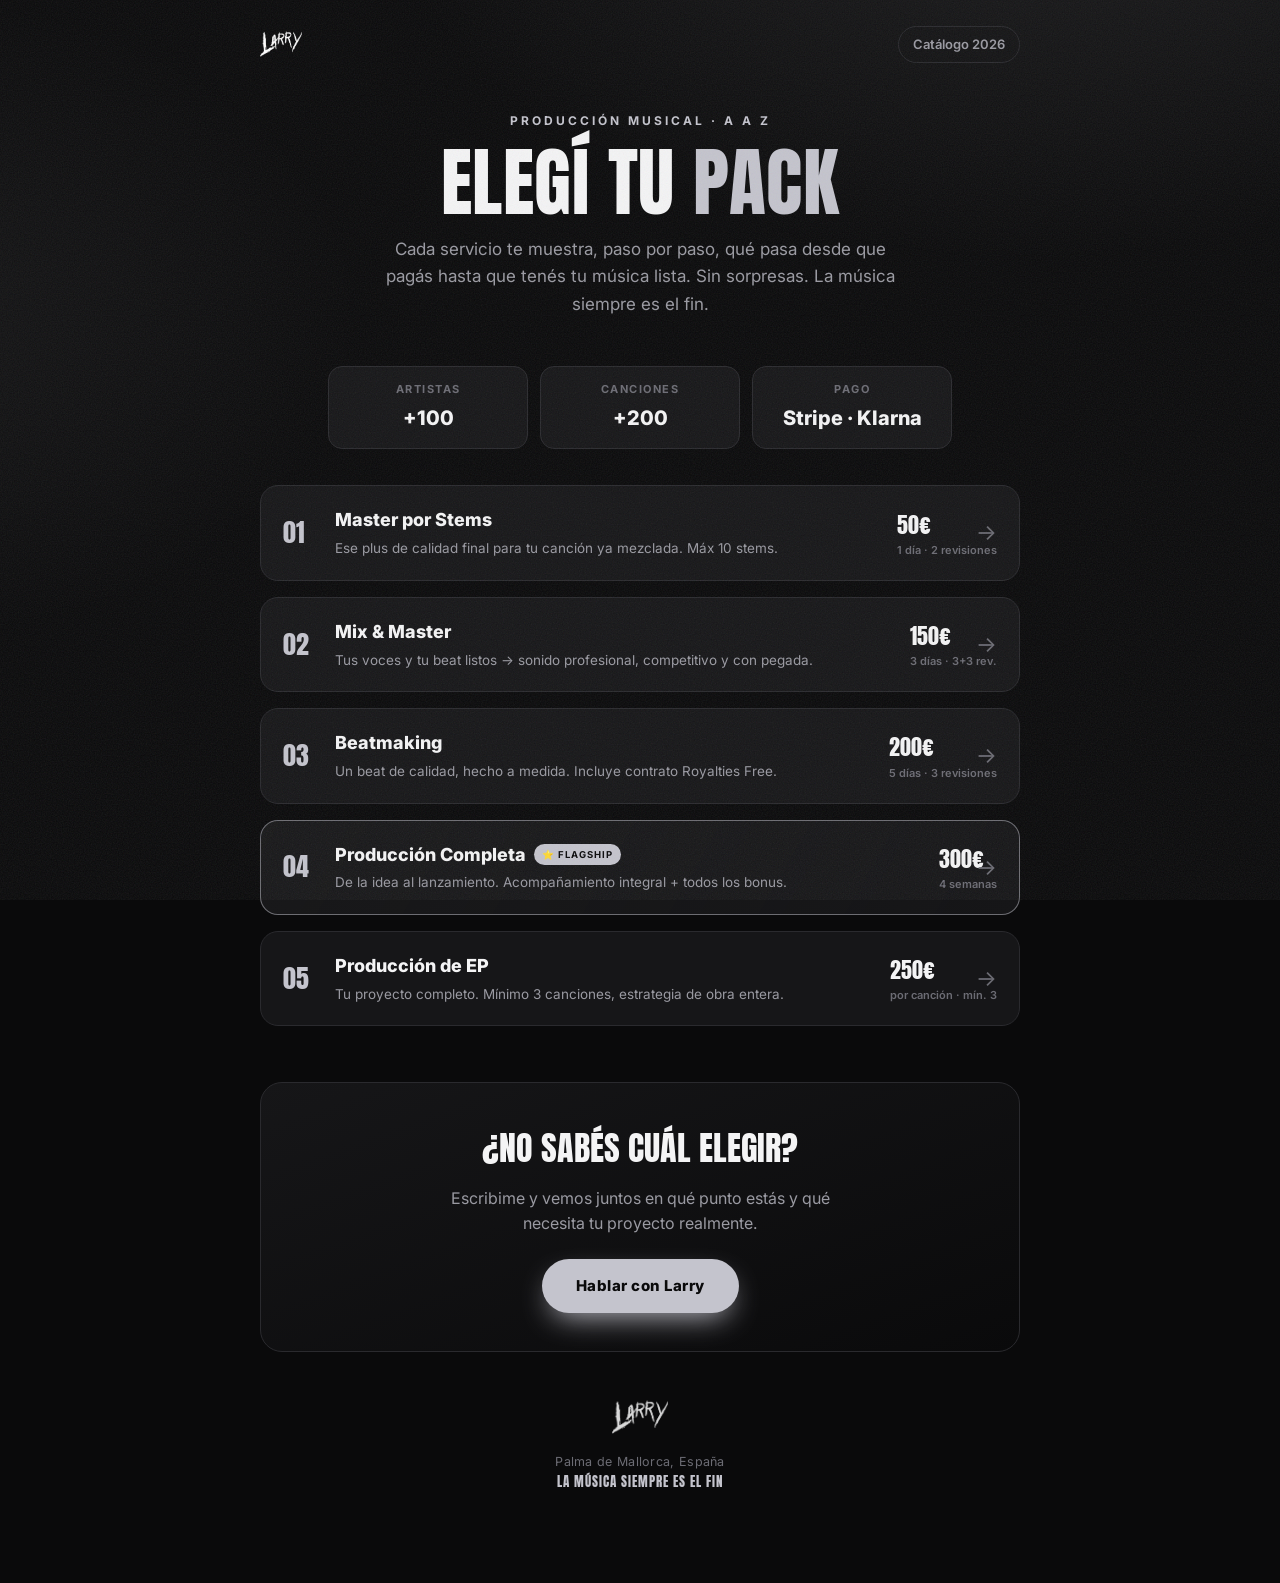
<file: index.html>
<!DOCTYPE html>
<html lang="es">
<head>
<meta charset="UTF-8">
<meta name="viewport" content="width=device-width, initial-scale=1.0">
<title>Larry Producer — Packs y Servicios</title>
<link rel="preconnect" href="https://fonts.googleapis.com">
<link rel="preconnect" href="https://fonts.gstatic.com" crossorigin>
<link href="https://fonts.googleapis.com/css2?family=Anton&family=Inter:wght@400;600;700;800&display=swap" rel="stylesheet">
<link rel="stylesheet" href="packs.css">
</head>
<body>

<div class="topbar">
  <a class="brand" href="index.html"><img class="brand-logo" src="logo.png" alt="Larry Producer"></a>
  <span class="back">Catálogo 2026</span>
</div>

<div class="wrap">

  <header class="hero">
    <span class="eyebrow">Producción musical · A&nbsp;a&nbsp;Z</span>
    <h1>Elegí tu <span class="accent">pack</span></h1>
    <p class="sub">Cada servicio te muestra, paso por paso, qué pasa desde que pagás hasta que tenés tu música lista. Sin sorpresas. La música siempre es el fin.</p>
  </header>

  <div class="chips">
    <div class="chip"><div class="k">Artistas</div><div class="v">+100</div></div>
    <div class="chip"><div class="k">Canciones</div><div class="v">+200</div></div>
    <div class="chip"><div class="k">Pago</div><div class="v">Stripe · Klarna</div></div>
  </div>

  <nav class="catalog">

    <a class="svc" href="master-por-stems.html">
      <span class="num">01</span>
      <span class="info">
        <h3>Master por Stems</h3>
        <p>Ese plus de calidad final para tu canción ya mezclada. Máx 10 stems.</p>
      </span>
      <span class="price">50€<small>1 día · 2 revisiones</small></span>
    </a>

    <a class="svc" href="mix-and-master.html">
      <span class="num">02</span>
      <span class="info">
        <h3>Mix &amp; Master</h3>
        <p>Tus voces y tu beat listos → sonido profesional, competitivo y con pegada.</p>
      </span>
      <span class="price">150€<small>3 días · 3+3 rev.</small></span>
    </a>

    <a class="svc" href="beatmaking.html">
      <span class="num">03</span>
      <span class="info">
        <h3>Beatmaking</h3>
        <p>Un beat de calidad, hecho a medida. Incluye contrato Royalties Free.</p>
      </span>
      <span class="price">200€<small>5 días · 3 revisiones</small></span>
    </a>

    <a class="svc flag" href="produccion-completa.html">
      <span class="num">04</span>
      <span class="info">
        <h3>Producción Completa <span class="mini-tag">⭐ Flagship</span></h3>
        <p>De la idea al lanzamiento. Acompañamiento integral + todos los bonus.</p>
      </span>
      <span class="price">300€<small>4 semanas</small></span>
    </a>

    <a class="svc" href="produccion-ep.html">
      <span class="num">05</span>
      <span class="info">
        <h3>Producción de EP</h3>
        <p>Tu proyecto completo. Mínimo 3 canciones, estrategia de obra entera.</p>
      </span>
      <span class="price">250€<small>por canción · mín. 3</small></span>
    </a>

  </nav>

  <div class="cta">
    <h3>¿No sabés cuál elegir?</h3>
    <p>Escribime y vemos juntos en qué punto estás y qué necesita tu proyecto realmente.</p>
    <a class="btn" href="https://wa.me/34628034355?text=Hola%20Larry!%20%F0%9F%8E%A7%20Quiero%20info%20sobre%20tus%20servicios%20de%20producci%C3%B3n%20musical." target="_blank" rel="noopener">Hablar con Larry</a>
  </div>

  <p class="foot">
    <img class="foot-logo" src="logo.png" alt="Larry Producer"><br>
    Palma de Mallorca, España<br>
    <span class="mantra">LA MÚSICA SIEMPRE ES EL FIN</span>
  </p>

</div>
</body>
</html>
</file>
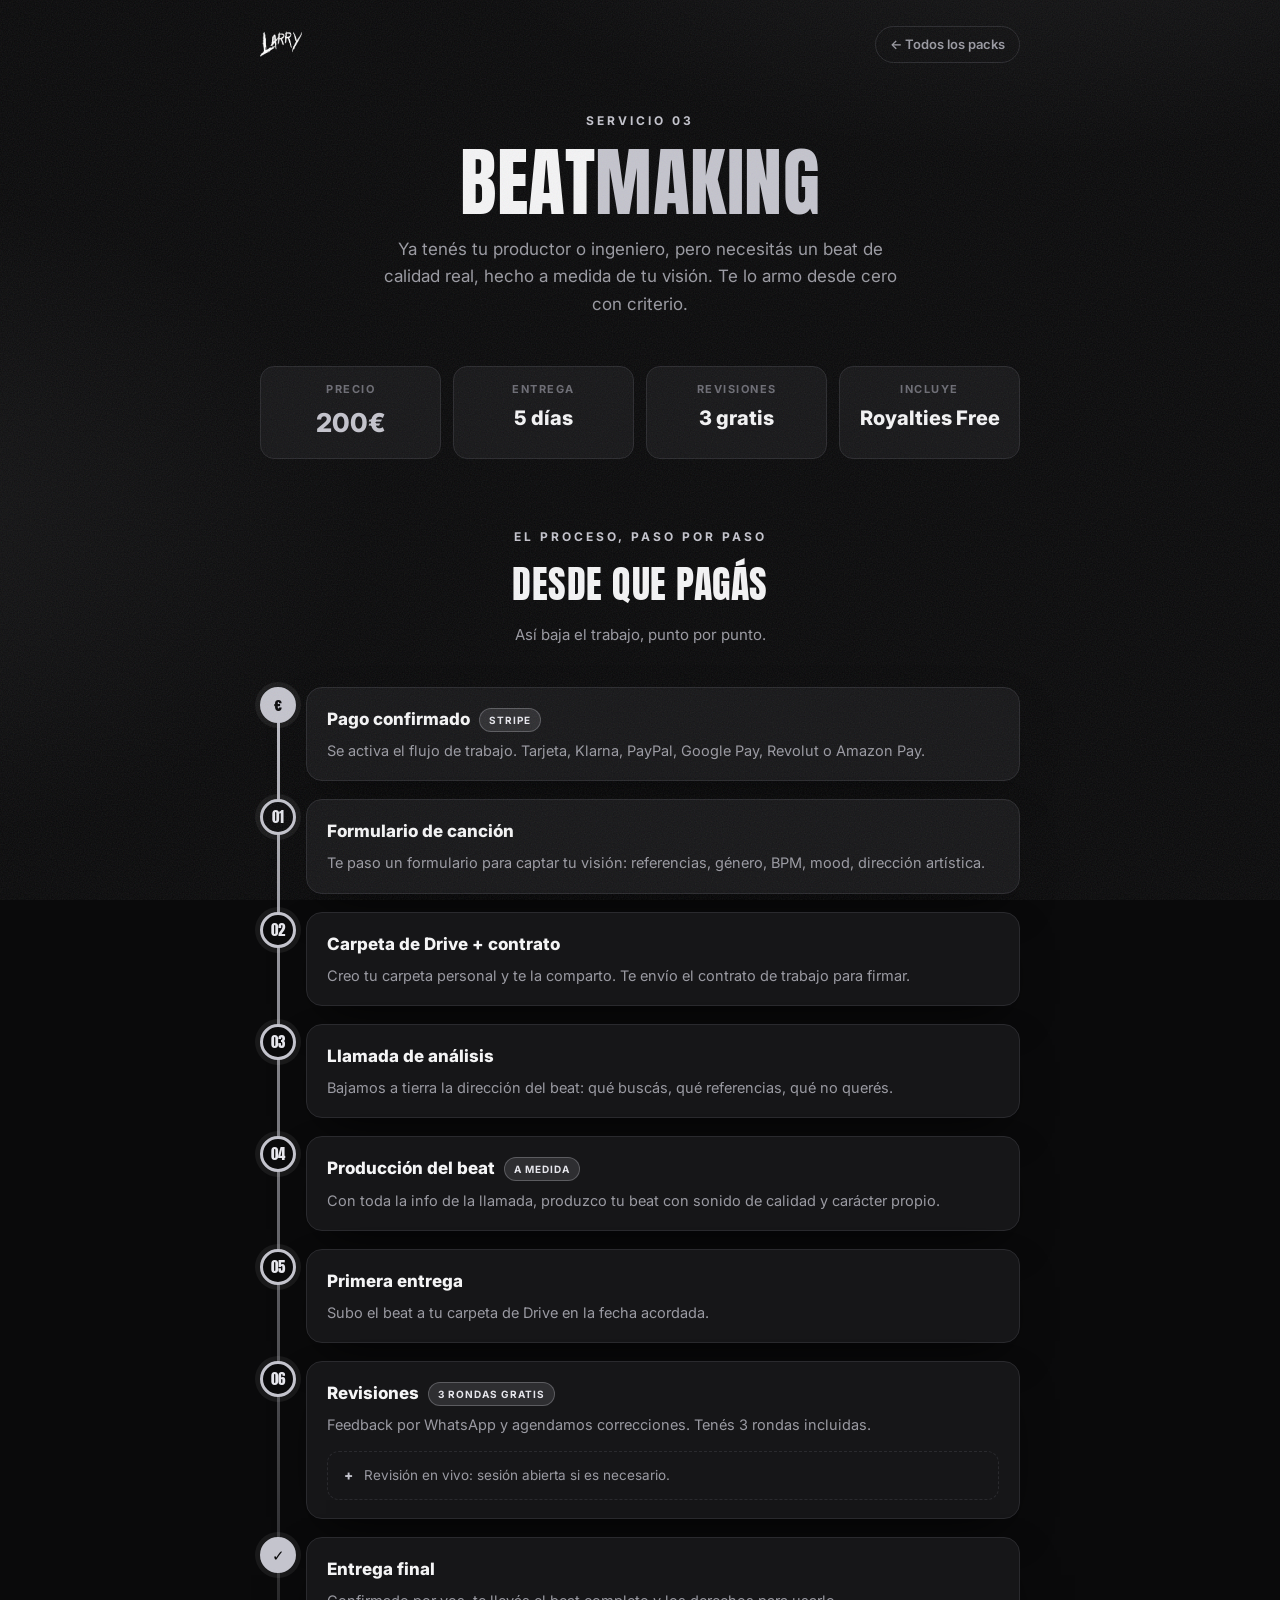
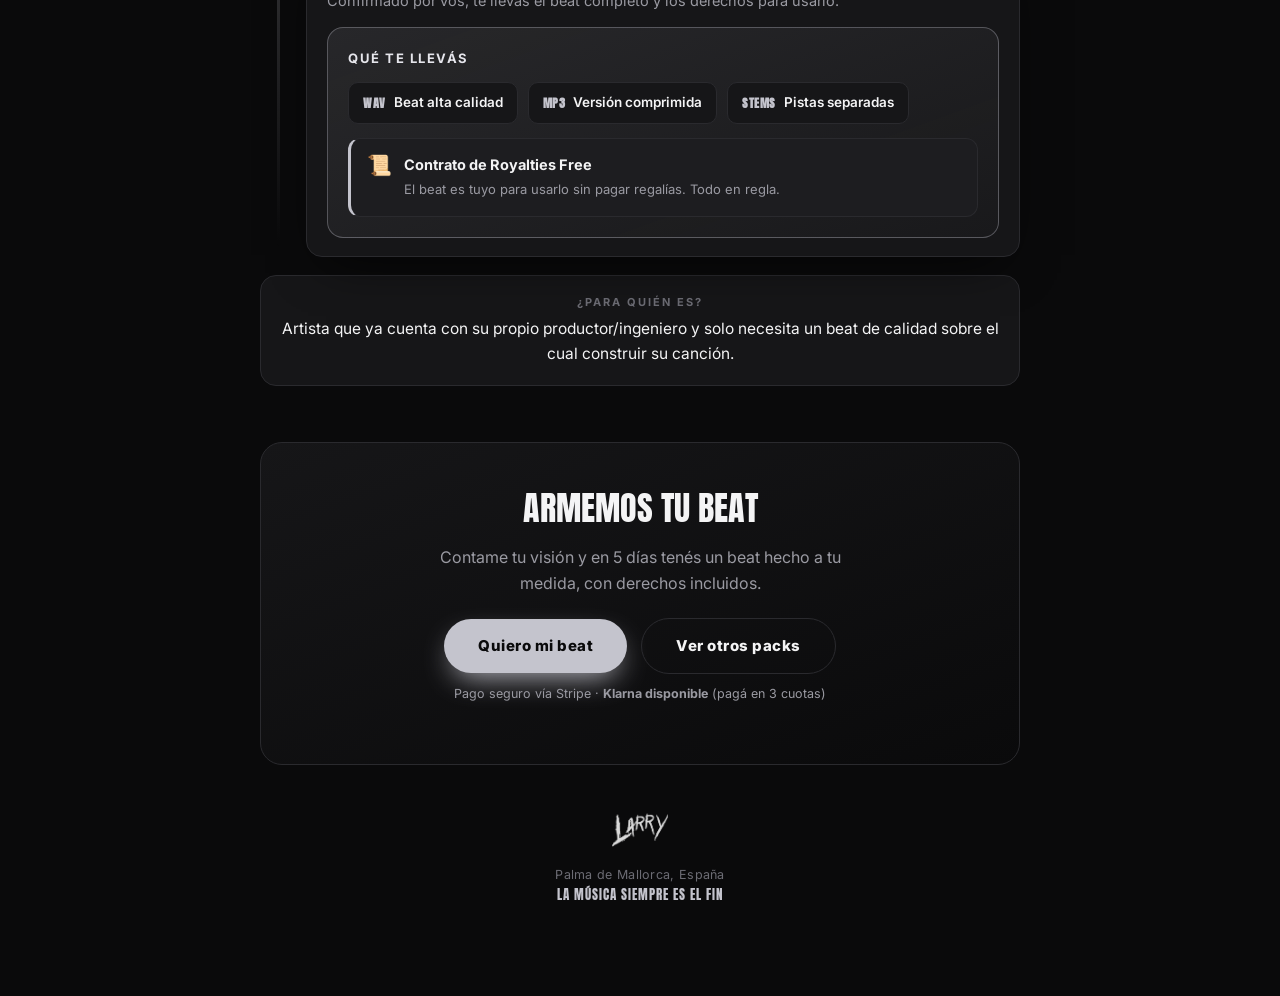
<file: beatmaking.html>
<!DOCTYPE html>
<html lang="es">
<head>
<meta charset="UTF-8">
<meta name="viewport" content="width=device-width, initial-scale=1.0">
<title>Beatmaking — Larry Producer</title>
<link rel="preconnect" href="https://fonts.googleapis.com">
<link rel="preconnect" href="https://fonts.gstatic.com" crossorigin>
<link href="https://fonts.googleapis.com/css2?family=Anton&family=Inter:wght@400;600;700;800&display=swap" rel="stylesheet">
<link rel="stylesheet" href="packs.css">
</head>
<body>

<div class="topbar">
  <a class="brand" href="index.html"><img class="brand-logo" src="logo.png" alt="Larry Producer"></a>
  <a class="back" href="index.html">← Todos los packs</a>
</div>

<div class="wrap">

  <header class="hero">
    <span class="eyebrow">Servicio 03</span>
    <h1>Beat<span class="accent">making</span></h1>
    <p class="sub">Ya tenés tu productor o ingeniero, pero necesitás un beat de calidad real, hecho a medida de tu visión. Te lo armo desde cero con criterio.</p>
  </header>

  <div class="chips">
    <div class="chip"><div class="k">Precio</div><div class="v price">200€</div></div>
    <div class="chip"><div class="k">Entrega</div><div class="v">5 días</div></div>
    <div class="chip"><div class="k">Revisiones</div><div class="v">3 gratis</div></div>
    <div class="chip"><div class="k">Incluye</div><div class="v">Royalties Free</div></div>
  </div>

  <div class="section-head">
    <span class="eyebrow">El proceso, paso por paso</span>
    <h2>Desde que pagás</h2>
    <p>Así baja el trabajo, punto por punto.</p>
  </div>

  <div class="root">

    <div class="step">
      <div class="node check">€</div>
      <div class="card">
        <h3>Pago confirmado <span class="tag">Stripe</span></h3>
        <p>Se activa el flujo de trabajo. Tarjeta, Klarna, PayPal, Google Pay, Revolut o Amazon Pay.</p>
      </div>
    </div>

    <div class="step">
      <div class="node">01</div>
      <div class="card">
        <h3>Formulario de canción</h3>
        <p>Te paso un formulario para captar tu visión: referencias, género, BPM, mood, dirección artística.</p>
      </div>
    </div>

    <div class="step">
      <div class="node">02</div>
      <div class="card">
        <h3>Carpeta de Drive + contrato</h3>
        <p>Creo tu carpeta personal y te la comparto. Te envío el contrato de trabajo para firmar.</p>
      </div>
    </div>

    <div class="step">
      <div class="node">03</div>
      <div class="card">
        <h3>Llamada de análisis</h3>
        <p>Bajamos a tierra la dirección del beat: qué buscás, qué referencias, qué no querés.</p>
      </div>
    </div>

    <div class="step">
      <div class="node">04</div>
      <div class="card">
        <h3>Producción del beat <span class="tag">a medida</span></h3>
        <p>Con toda la info de la llamada, produzco tu beat con sonido de calidad y carácter propio.</p>
      </div>
    </div>

    <div class="step">
      <div class="node">05</div>
      <div class="card">
        <h3>Primera entrega</h3>
        <p>Subo el beat a tu carpeta de Drive en la fecha acordada.</p>
      </div>
    </div>

    <div class="step">
      <div class="node">06</div>
      <div class="card">
        <h3>Revisiones <span class="tag">3 rondas gratis</span></h3>
        <p>Feedback por WhatsApp y agendamos correcciones. Tenés 3 rondas incluidas.</p>
        <div class="note"><span class="ic">+</span><span>Revisión en vivo: sesión abierta si es necesario.</span></div>
      </div>
    </div>

    <div class="step">
      <div class="node check">✓</div>
      <div class="card">
        <h3>Entrega final</h3>
        <p>Confirmado por vos, te llevás el beat completo y los derechos para usarlo.</p>
        <div class="delivery">
          <h4>Qué te llevás</h4>
          <div class="files">
            <span class="file"><span class="ext">WAV</span> Beat alta calidad</span>
            <span class="file"><span class="ext">MP3</span> Versión comprimida</span>
            <span class="file"><span class="ext">STEMS</span> Pistas separadas</span>
          </div>
          <div class="bonus-grid" style="margin-top:14px">
            <div class="bonus"><span class="ic">📜</span><span><b>Contrato de Royalties Free</b><small>El beat es tuyo para usarlo sin pagar regalías. Todo en regla.</small></span></div>
          </div>
        </div>
      </div>
    </div>

  </div>

  <div class="forwho">
    <div class="k">¿Para quién es?</div>
    <p>Artista que ya cuenta con su propio productor/ingeniero y solo necesita un beat de calidad sobre el cual construir su canción.</p>
  </div>

  <div class="cta">
    <h3>Armemos tu beat</h3>
    <p>Contame tu visión y en 5 días tenés un beat hecho a tu medida, con derechos incluidos.</p>
    <a class="btn" href="https://wa.me/34628034355?text=Hola%20Larry!%20Me%20interesa%20el%20Beatmaking%20(200%E2%82%AC).%20%C2%BFC%C3%B3mo%20arrancamos%3F" target="_blank" rel="noopener">Quiero mi beat</a>
    <a class="btn ghost" href="index.html">Ver otros packs</a>
    <p class="pay-note">Pago seguro vía Stripe · <b>Klarna disponible</b> (pagá en 3 cuotas)</p>
  </div>

  <p class="foot">
    <img class="foot-logo" src="logo.png" alt="Larry Producer"><br>
    Palma de Mallorca, España<br>
    <span class="mantra">LA MÚSICA SIEMPRE ES EL FIN</span>
  </p>

</div>
</body>
</html>
</file>
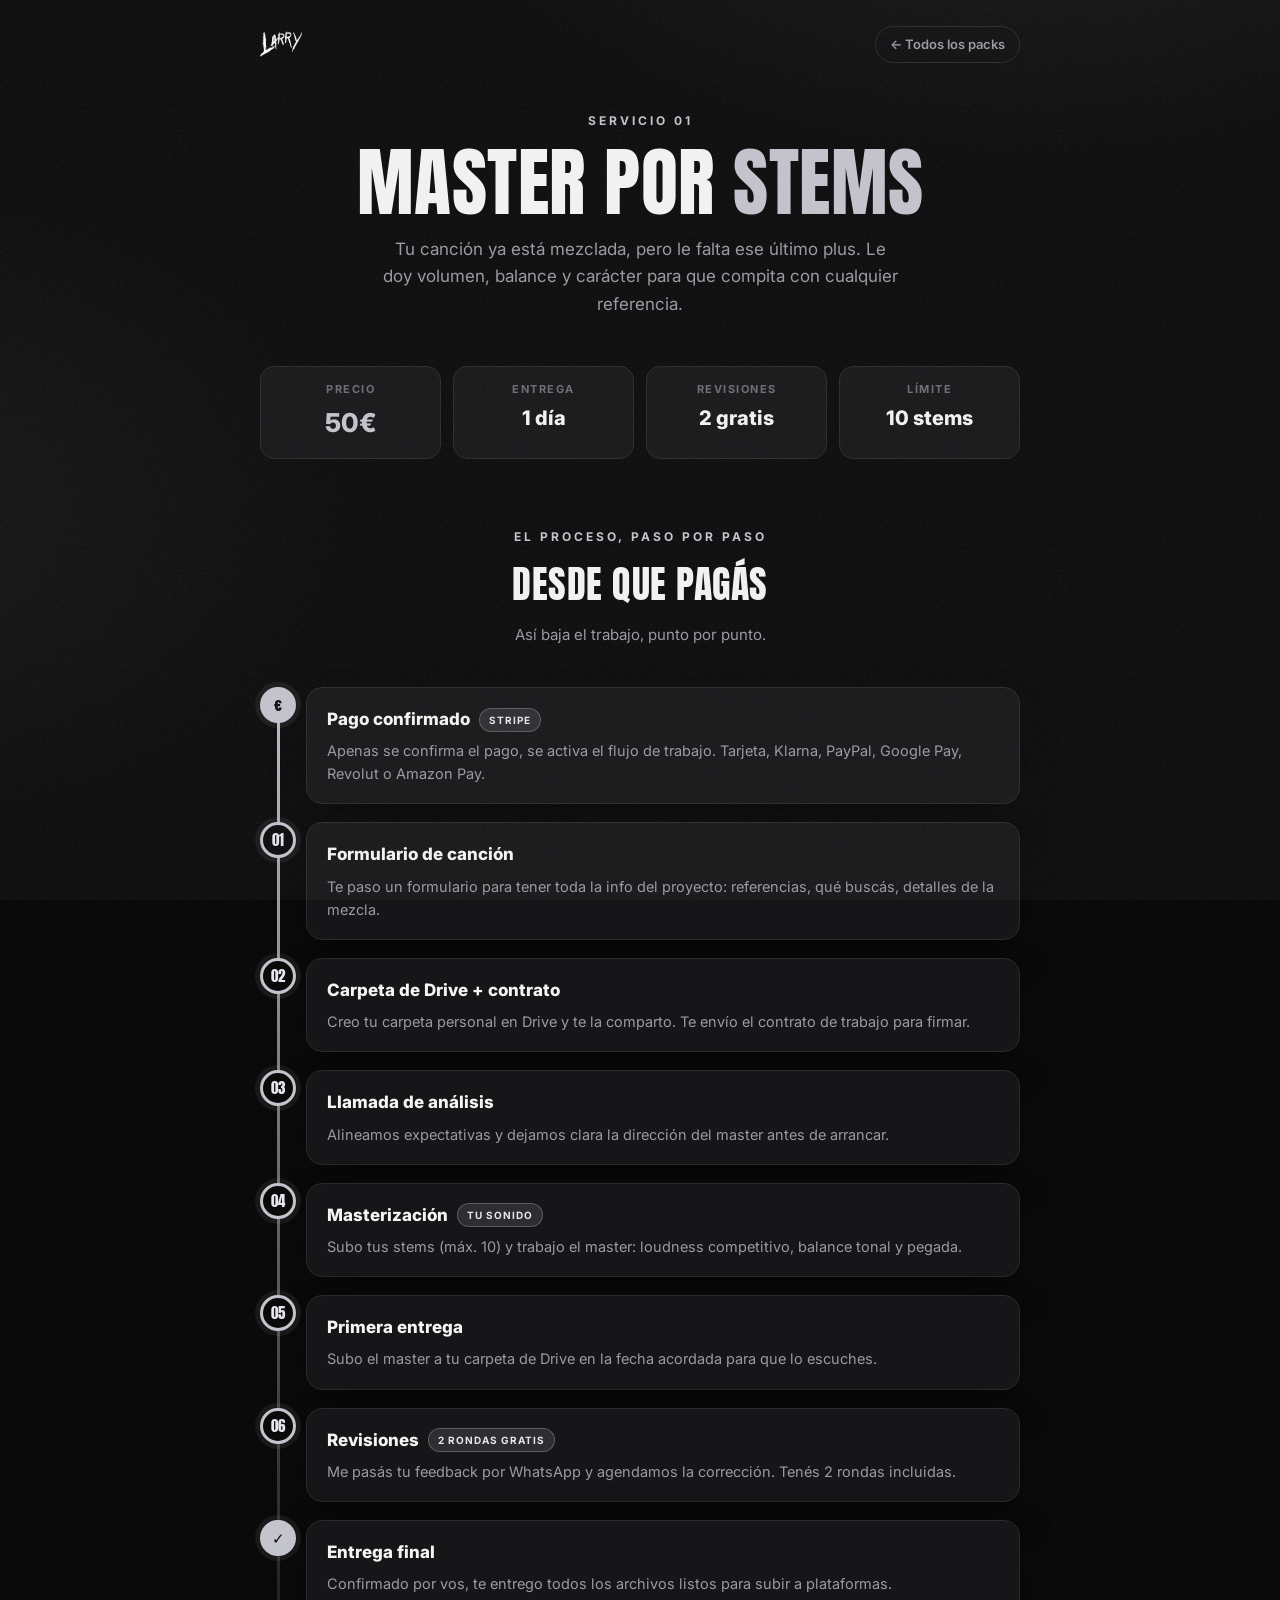
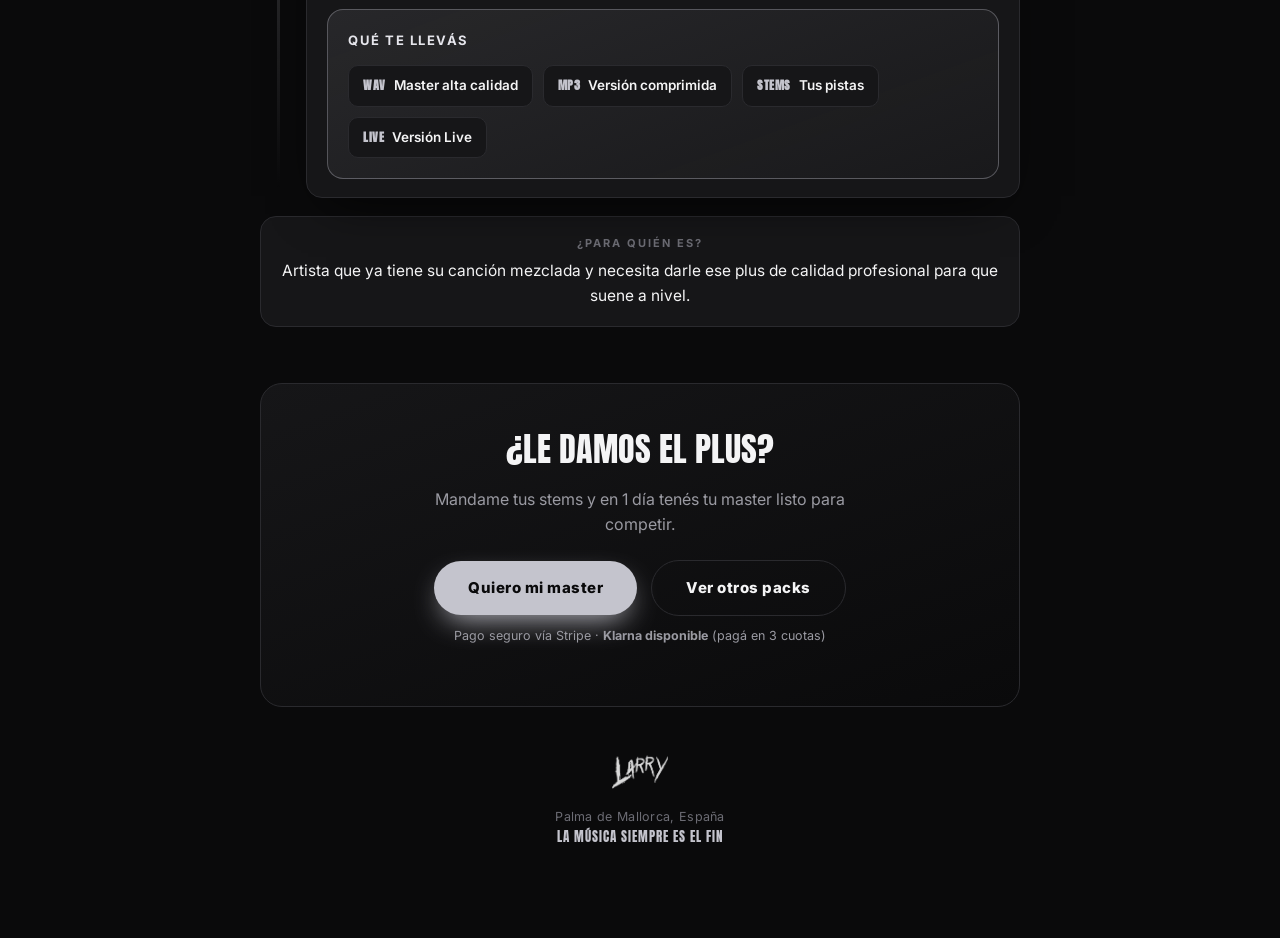
<file: master-por-stems.html>
<!DOCTYPE html>
<html lang="es">
<head>
<meta charset="UTF-8">
<meta name="viewport" content="width=device-width, initial-scale=1.0">
<title>Master por Stems — Larry Producer</title>
<link rel="preconnect" href="https://fonts.googleapis.com">
<link rel="preconnect" href="https://fonts.gstatic.com" crossorigin>
<link href="https://fonts.googleapis.com/css2?family=Anton&family=Inter:wght@400;600;700;800&display=swap" rel="stylesheet">
<link rel="stylesheet" href="packs.css">
</head>
<body>

<div class="topbar">
  <a class="brand" href="index.html"><img class="brand-logo" src="logo.png" alt="Larry Producer"></a>
  <a class="back" href="index.html">← Todos los packs</a>
</div>

<div class="wrap">

  <header class="hero">
    <span class="eyebrow">Servicio 01</span>
    <h1>Master por <span class="accent">Stems</span></h1>
    <p class="sub">Tu canción ya está mezclada, pero le falta ese último plus. Le doy volumen, balance y carácter para que compita con cualquier referencia.</p>
  </header>

  <div class="chips">
    <div class="chip"><div class="k">Precio</div><div class="v price">50€</div></div>
    <div class="chip"><div class="k">Entrega</div><div class="v">1 día</div></div>
    <div class="chip"><div class="k">Revisiones</div><div class="v">2 gratis</div></div>
    <div class="chip"><div class="k">Límite</div><div class="v">10 stems</div></div>
  </div>

  <div class="section-head">
    <span class="eyebrow">El proceso, paso por paso</span>
    <h2>Desde que pagás</h2>
    <p>Así baja el trabajo, punto por punto.</p>
  </div>

  <div class="root">

    <div class="step">
      <div class="node check">€</div>
      <div class="card">
        <h3>Pago confirmado <span class="tag">Stripe</span></h3>
        <p>Apenas se confirma el pago, se activa el flujo de trabajo. Tarjeta, Klarna, PayPal, Google Pay, Revolut o Amazon Pay.</p>
      </div>
    </div>

    <div class="step">
      <div class="node">01</div>
      <div class="card">
        <h3>Formulario de canción</h3>
        <p>Te paso un formulario para tener toda la info del proyecto: referencias, qué buscás, detalles de la mezcla.</p>
      </div>
    </div>

    <div class="step">
      <div class="node">02</div>
      <div class="card">
        <h3>Carpeta de Drive + contrato</h3>
        <p>Creo tu carpeta personal en Drive y te la comparto. Te envío el contrato de trabajo para firmar.</p>
      </div>
    </div>

    <div class="step">
      <div class="node">03</div>
      <div class="card">
        <h3>Llamada de análisis</h3>
        <p>Alineamos expectativas y dejamos clara la dirección del master antes de arrancar.</p>
      </div>
    </div>

    <div class="step">
      <div class="node">04</div>
      <div class="card">
        <h3>Masterización <span class="tag">tu sonido</span></h3>
        <p>Subo tus stems (máx. 10) y trabajo el master: loudness competitivo, balance tonal y pegada.</p>
      </div>
    </div>

    <div class="step">
      <div class="node">05</div>
      <div class="card">
        <h3>Primera entrega</h3>
        <p>Subo el master a tu carpeta de Drive en la fecha acordada para que lo escuches.</p>
      </div>
    </div>

    <div class="step">
      <div class="node">06</div>
      <div class="card">
        <h3>Revisiones <span class="tag">2 rondas gratis</span></h3>
        <p>Me pasás tu feedback por WhatsApp y agendamos la corrección. Tenés 2 rondas incluidas.</p>
      </div>
    </div>

    <div class="step">
      <div class="node check">✓</div>
      <div class="card">
        <h3>Entrega final</h3>
        <p>Confirmado por vos, te entrego todos los archivos listos para subir a plataformas.</p>
        <div class="delivery">
          <h4>Qué te llevás</h4>
          <div class="files">
            <span class="file"><span class="ext">WAV</span> Master alta calidad</span>
            <span class="file"><span class="ext">MP3</span> Versión comprimida</span>
            <span class="file"><span class="ext">STEMS</span> Tus pistas</span>
            <span class="file"><span class="ext">LIVE</span> Versión Live</span>
          </div>
        </div>
      </div>
    </div>

  </div>

  <div class="forwho">
    <div class="k">¿Para quién es?</div>
    <p>Artista que ya tiene su canción mezclada y necesita darle ese plus de calidad profesional para que suene a nivel.</p>
  </div>

  <div class="cta">
    <h3>¿Le damos el plus?</h3>
    <p>Mandame tus stems y en 1 día tenés tu master listo para competir.</p>
    <a class="btn" href="https://wa.me/34628034355?text=Hola%20Larry!%20Me%20interesa%20el%20Master%20por%20Stems%20(50%E2%82%AC).%20%C2%BFC%C3%B3mo%20arrancamos%3F" target="_blank" rel="noopener">Quiero mi master</a>
    <a class="btn ghost" href="index.html">Ver otros packs</a>
    <p class="pay-note">Pago seguro vía Stripe · <b>Klarna disponible</b> (pagá en 3 cuotas)</p>
  </div>

  <p class="foot">
    <img class="foot-logo" src="logo.png" alt="Larry Producer"><br>
    Palma de Mallorca, España<br>
    <span class="mantra">LA MÚSICA SIEMPRE ES EL FIN</span>
  </p>

</div>
</body>
</html>
</file>
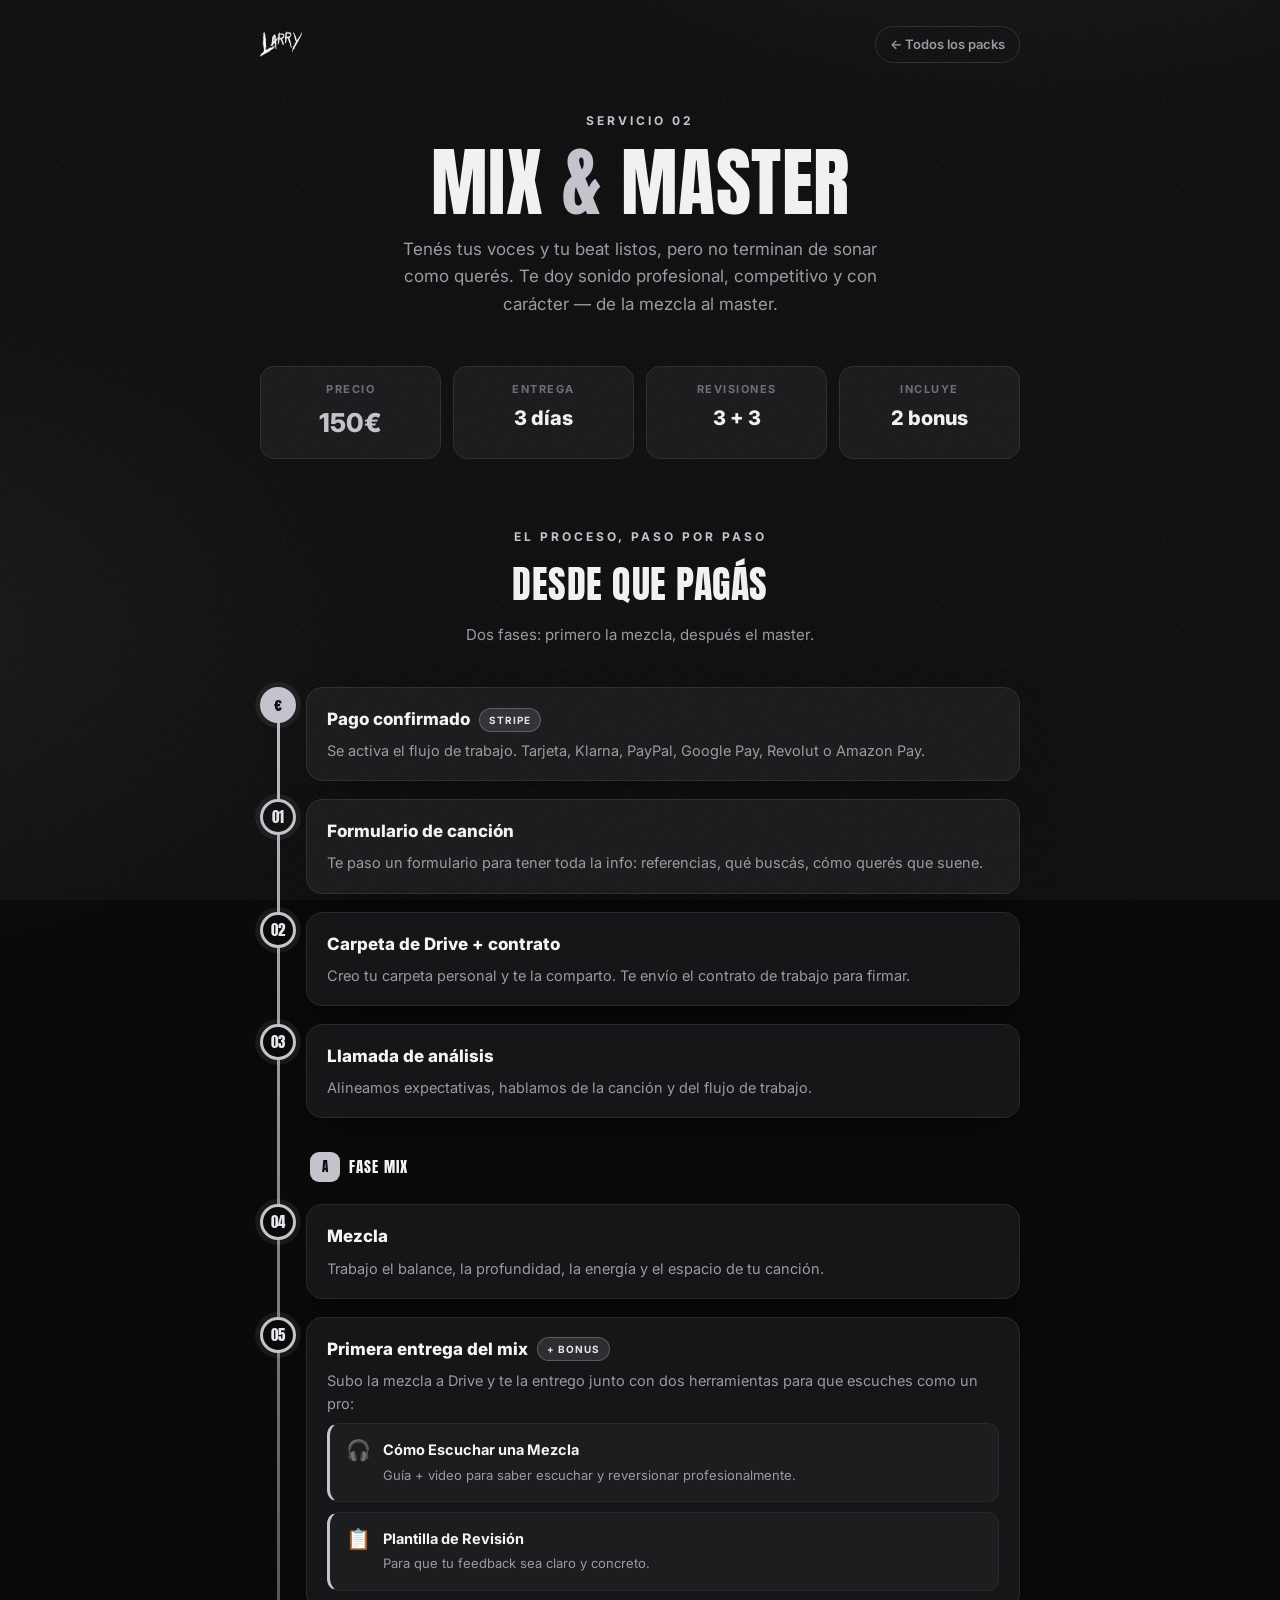
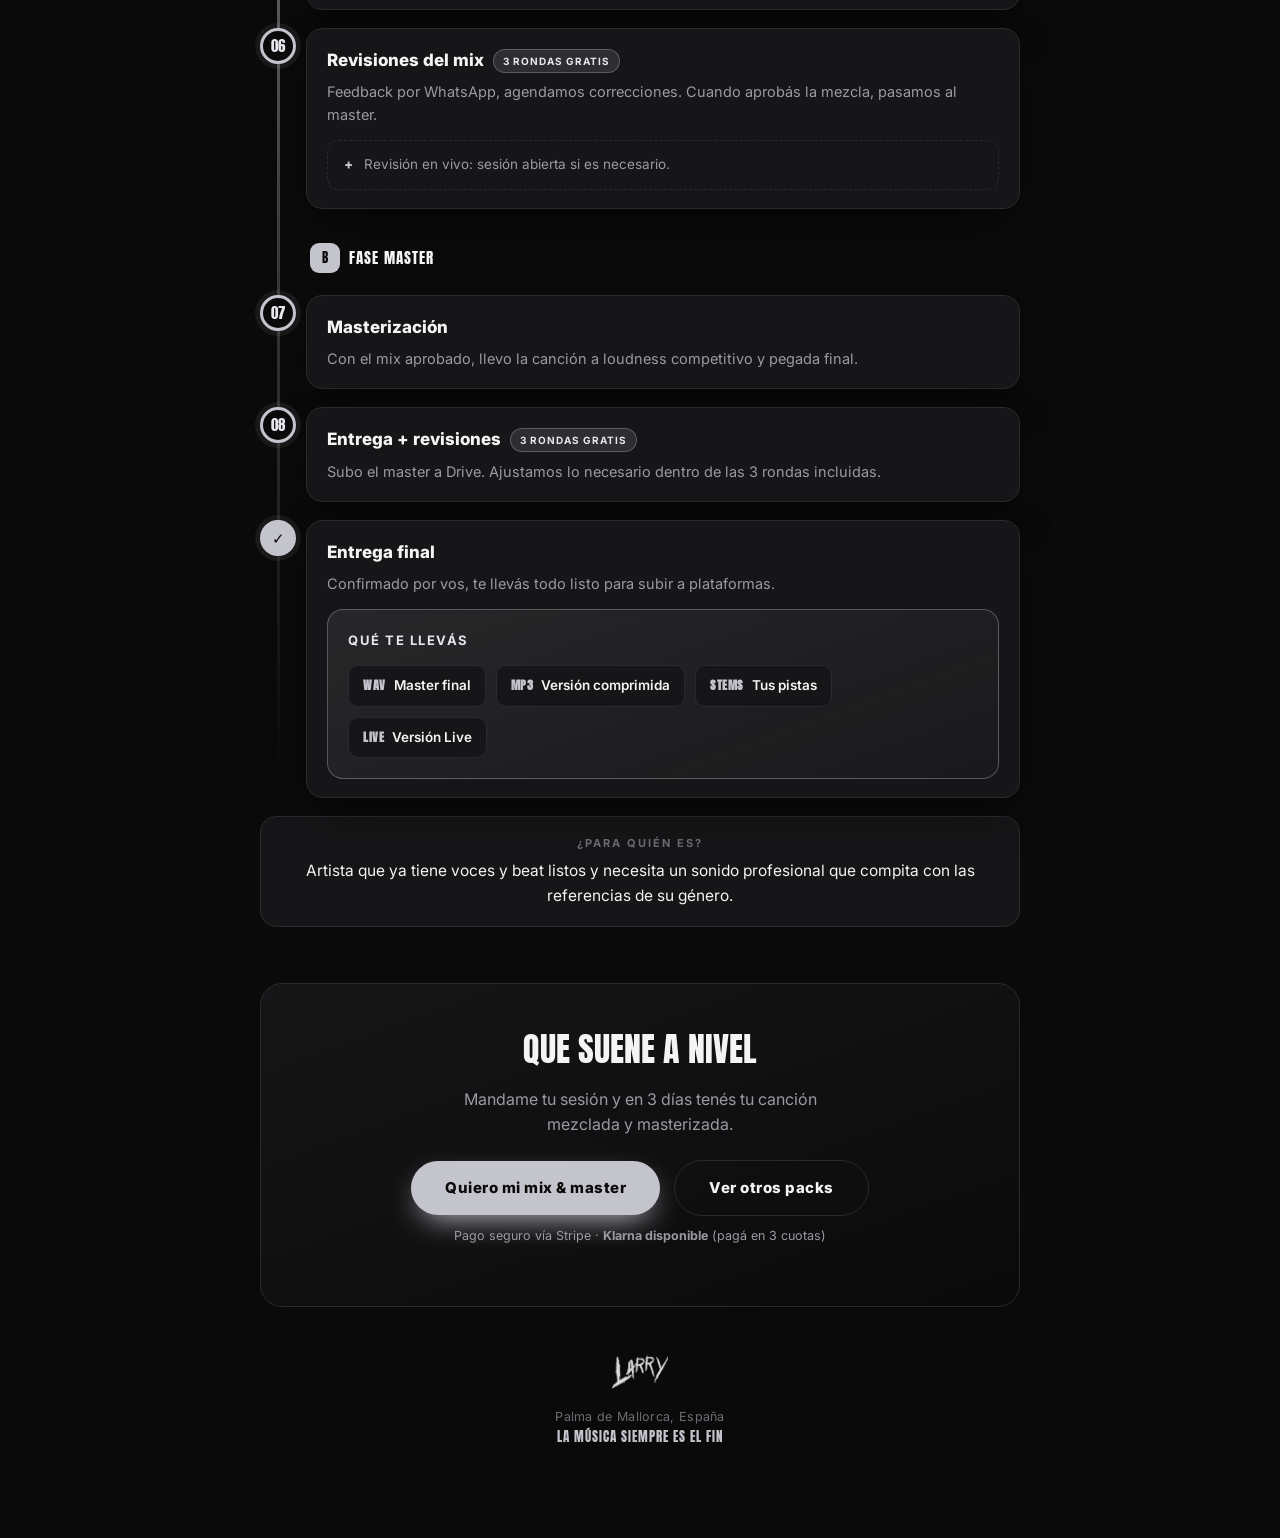
<file: mix-and-master.html>
<!DOCTYPE html>
<html lang="es">
<head>
<meta charset="UTF-8">
<meta name="viewport" content="width=device-width, initial-scale=1.0">
<title>Mix &amp; Master — Larry Producer</title>
<link rel="preconnect" href="https://fonts.googleapis.com">
<link rel="preconnect" href="https://fonts.gstatic.com" crossorigin>
<link href="https://fonts.googleapis.com/css2?family=Anton&family=Inter:wght@400;600;700;800&display=swap" rel="stylesheet">
<link rel="stylesheet" href="packs.css">
</head>
<body>

<div class="topbar">
  <a class="brand" href="index.html"><img class="brand-logo" src="logo.png" alt="Larry Producer"></a>
  <a class="back" href="index.html">← Todos los packs</a>
</div>

<div class="wrap">

  <header class="hero">
    <span class="eyebrow">Servicio 02</span>
    <h1>Mix <span class="accent">&amp;</span> Master</h1>
    <p class="sub">Tenés tus voces y tu beat listos, pero no terminan de sonar como querés. Te doy sonido profesional, competitivo y con carácter — de la mezcla al master.</p>
  </header>

  <div class="chips">
    <div class="chip"><div class="k">Precio</div><div class="v price">150€</div></div>
    <div class="chip"><div class="k">Entrega</div><div class="v">3 días</div></div>
    <div class="chip"><div class="k">Revisiones</div><div class="v">3 + 3</div></div>
    <div class="chip"><div class="k">Incluye</div><div class="v">2 bonus</div></div>
  </div>

  <div class="section-head">
    <span class="eyebrow">El proceso, paso por paso</span>
    <h2>Desde que pagás</h2>
    <p>Dos fases: primero la mezcla, después el master.</p>
  </div>

  <div class="root">

    <div class="step">
      <div class="node check">€</div>
      <div class="card">
        <h3>Pago confirmado <span class="tag">Stripe</span></h3>
        <p>Se activa el flujo de trabajo. Tarjeta, Klarna, PayPal, Google Pay, Revolut o Amazon Pay.</p>
      </div>
    </div>

    <div class="step">
      <div class="node">01</div>
      <div class="card">
        <h3>Formulario de canción</h3>
        <p>Te paso un formulario para tener toda la info: referencias, qué buscás, cómo querés que suene.</p>
      </div>
    </div>

    <div class="step">
      <div class="node">02</div>
      <div class="card">
        <h3>Carpeta de Drive + contrato</h3>
        <p>Creo tu carpeta personal y te la comparto. Te envío el contrato de trabajo para firmar.</p>
      </div>
    </div>

    <div class="step">
      <div class="node">03</div>
      <div class="card">
        <h3>Llamada de análisis</h3>
        <p>Alineamos expectativas, hablamos de la canción y del flujo de trabajo.</p>
      </div>
    </div>

    <!-- FASE MIX -->
    <div class="phase"><span class="label"><span class="n">A</span> Fase Mix</span></div>

    <div class="step">
      <div class="node">04</div>
      <div class="card">
        <h3>Mezcla</h3>
        <p>Trabajo el balance, la profundidad, la energía y el espacio de tu canción.</p>
      </div>
    </div>

    <div class="step">
      <div class="node">05</div>
      <div class="card">
        <h3>Primera entrega del mix <span class="tag">+ bonus</span></h3>
        <p>Subo la mezcla a Drive y te la entrego junto con dos herramientas para que escuches como un pro:</p>
        <div class="bonus-grid">
          <div class="bonus"><span class="ic">🎧</span><span><b>Cómo Escuchar una Mezcla</b><small>Guía + video para saber escuchar y reversionar profesionalmente.</small></span></div>
          <div class="bonus"><span class="ic">📋</span><span><b>Plantilla de Revisión</b><small>Para que tu feedback sea claro y concreto.</small></span></div>
        </div>
      </div>
    </div>

    <div class="step">
      <div class="node">06</div>
      <div class="card">
        <h3>Revisiones del mix <span class="tag">3 rondas gratis</span></h3>
        <p>Feedback por WhatsApp, agendamos correcciones. Cuando aprobás la mezcla, pasamos al master.</p>
        <div class="note"><span class="ic">+</span><span>Revisión en vivo: sesión abierta si es necesario.</span></div>
      </div>
    </div>

    <!-- FASE MASTER -->
    <div class="phase"><span class="label"><span class="n">B</span> Fase Master</span></div>

    <div class="step">
      <div class="node">07</div>
      <div class="card">
        <h3>Masterización</h3>
        <p>Con el mix aprobado, llevo la canción a loudness competitivo y pegada final.</p>
      </div>
    </div>

    <div class="step">
      <div class="node">08</div>
      <div class="card">
        <h3>Entrega + revisiones <span class="tag">3 rondas gratis</span></h3>
        <p>Subo el master a Drive. Ajustamos lo necesario dentro de las 3 rondas incluidas.</p>
      </div>
    </div>

    <div class="step">
      <div class="node check">✓</div>
      <div class="card">
        <h3>Entrega final</h3>
        <p>Confirmado por vos, te llevás todo listo para subir a plataformas.</p>
        <div class="delivery">
          <h4>Qué te llevás</h4>
          <div class="files">
            <span class="file"><span class="ext">WAV</span> Master final</span>
            <span class="file"><span class="ext">MP3</span> Versión comprimida</span>
            <span class="file"><span class="ext">STEMS</span> Tus pistas</span>
            <span class="file"><span class="ext">LIVE</span> Versión Live</span>
          </div>
        </div>
      </div>
    </div>

  </div>

  <div class="forwho">
    <div class="k">¿Para quién es?</div>
    <p>Artista que ya tiene voces y beat listos y necesita un sonido profesional que compita con las referencias de su género.</p>
  </div>

  <div class="cta">
    <h3>Que suene a nivel</h3>
    <p>Mandame tu sesión y en 3 días tenés tu canción mezclada y masterizada.</p>
    <a class="btn" href="https://wa.me/34628034355?text=Hola%20Larry!%20Me%20interesa%20el%20Mix%20%26%20Master%20(150%E2%82%AC).%20%C2%BFC%C3%B3mo%20arrancamos%3F" target="_blank" rel="noopener">Quiero mi mix &amp; master</a>
    <a class="btn ghost" href="index.html">Ver otros packs</a>
    <p class="pay-note">Pago seguro vía Stripe · <b>Klarna disponible</b> (pagá en 3 cuotas)</p>
  </div>

  <p class="foot">
    <img class="foot-logo" src="logo.png" alt="Larry Producer"><br>
    Palma de Mallorca, España<br>
    <span class="mantra">LA MÚSICA SIEMPRE ES EL FIN</span>
  </p>

</div>
</body>
</html>
</file>
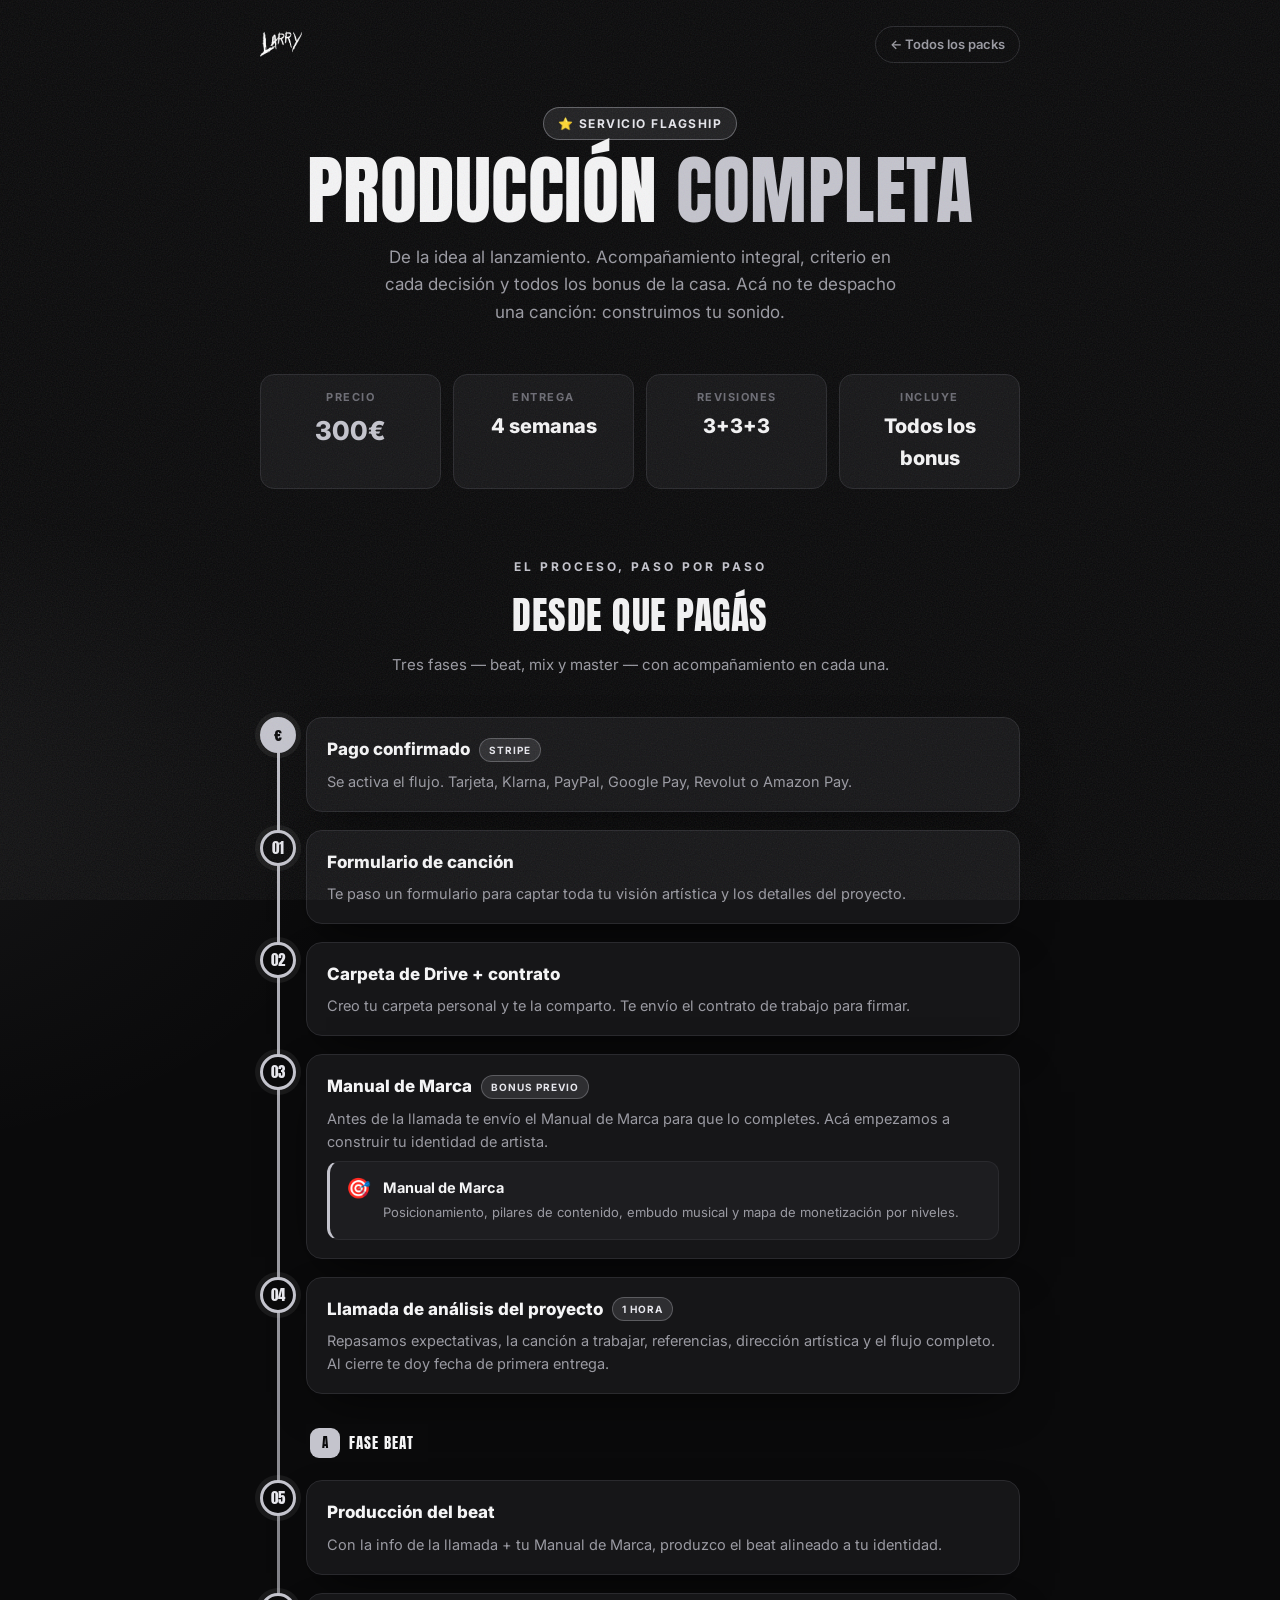
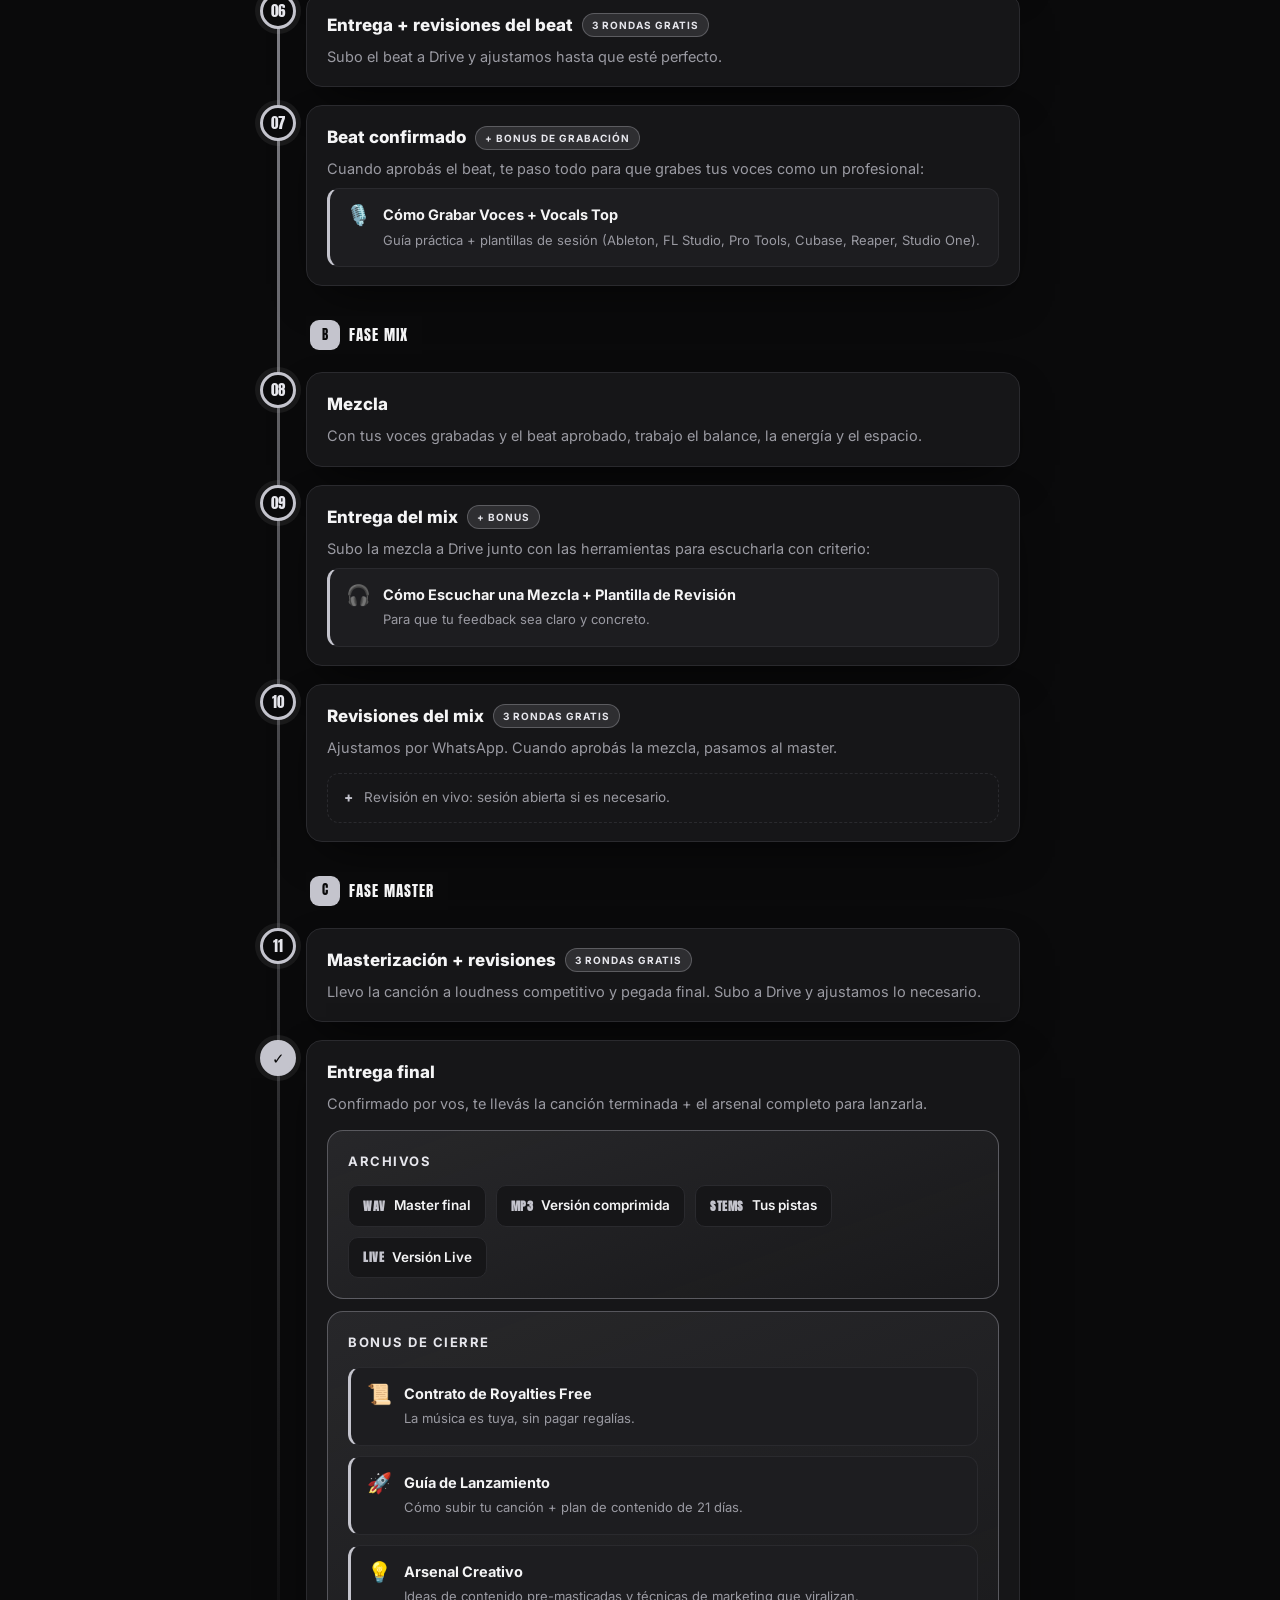
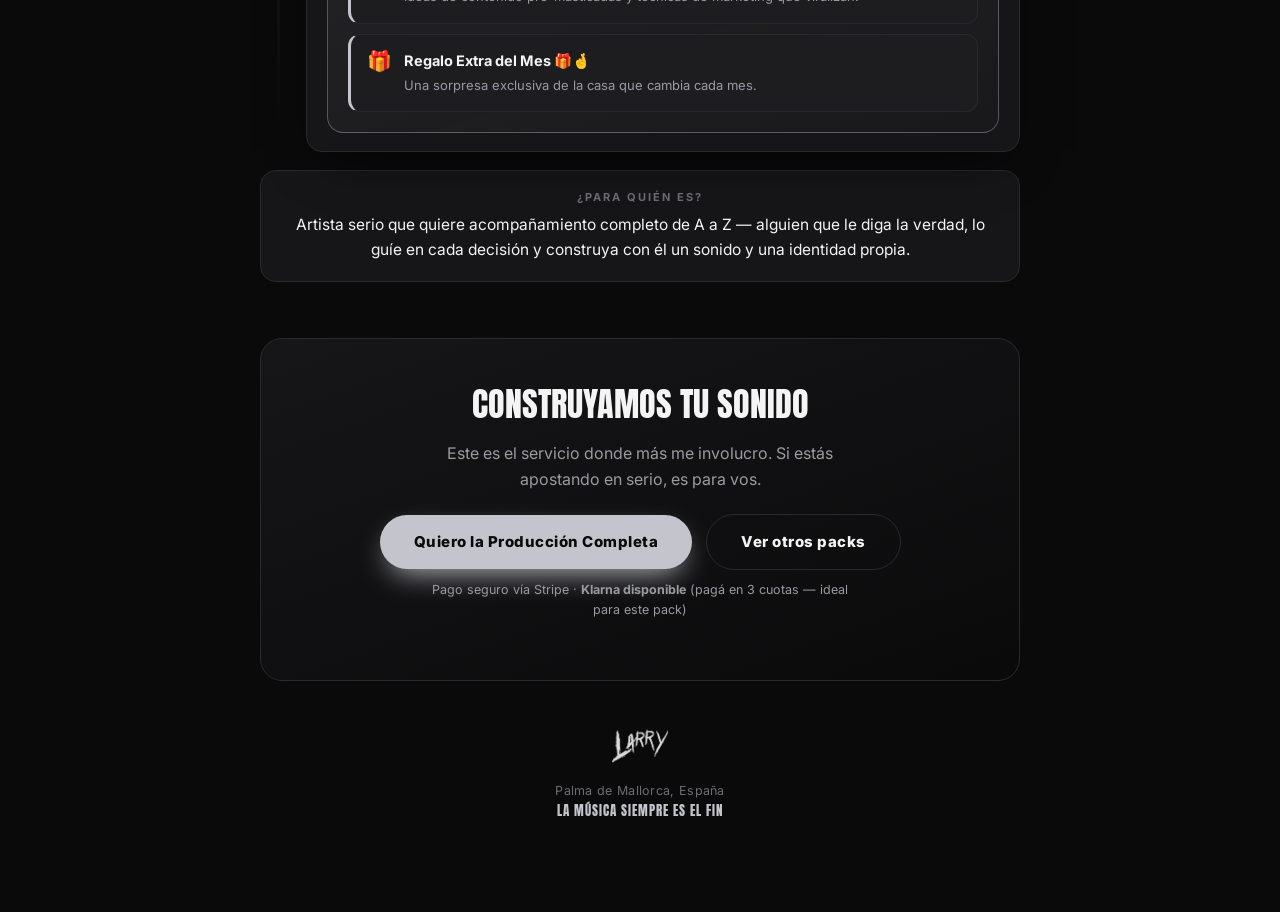
<file: produccion-completa.html>
<!DOCTYPE html>
<html lang="es">
<head>
<meta charset="UTF-8">
<meta name="viewport" content="width=device-width, initial-scale=1.0">
<title>Producción Completa — Larry Producer</title>
<link rel="preconnect" href="https://fonts.googleapis.com">
<link rel="preconnect" href="https://fonts.gstatic.com" crossorigin>
<link href="https://fonts.googleapis.com/css2?family=Anton&family=Inter:wght@400;600;700;800&display=swap" rel="stylesheet">
<link rel="stylesheet" href="packs.css">
</head>
<body>

<div class="topbar">
  <a class="brand" href="index.html"><img class="brand-logo" src="logo.png" alt="Larry Producer"></a>
  <a class="back" href="index.html">← Todos los packs</a>
</div>

<div class="wrap">

  <header class="hero">
    <span class="flagship-tag">⭐ Servicio Flagship</span>
    <h1>Producción <span class="accent">Completa</span></h1>
    <p class="sub">De la idea al lanzamiento. Acompañamiento integral, criterio en cada decisión y todos los bonus de la casa. Acá no te despacho una canción: construimos tu sonido.</p>
  </header>

  <div class="chips">
    <div class="chip"><div class="k">Precio</div><div class="v price">300€</div></div>
    <div class="chip"><div class="k">Entrega</div><div class="v">4 semanas</div></div>
    <div class="chip"><div class="k">Revisiones</div><div class="v">3+3+3</div></div>
    <div class="chip"><div class="k">Incluye</div><div class="v">Todos los bonus</div></div>
  </div>

  <div class="section-head">
    <span class="eyebrow">El proceso, paso por paso</span>
    <h2>Desde que pagás</h2>
    <p>Tres fases — beat, mix y master — con acompañamiento en cada una.</p>
  </div>

  <div class="root">

    <div class="step">
      <div class="node check">€</div>
      <div class="card">
        <h3>Pago confirmado <span class="tag">Stripe</span></h3>
        <p>Se activa el flujo. Tarjeta, Klarna, PayPal, Google Pay, Revolut o Amazon Pay.</p>
      </div>
    </div>

    <div class="step">
      <div class="node">01</div>
      <div class="card">
        <h3>Formulario de canción</h3>
        <p>Te paso un formulario para captar toda tu visión artística y los detalles del proyecto.</p>
      </div>
    </div>

    <div class="step">
      <div class="node">02</div>
      <div class="card">
        <h3>Carpeta de Drive + contrato</h3>
        <p>Creo tu carpeta personal y te la comparto. Te envío el contrato de trabajo para firmar.</p>
      </div>
    </div>

    <div class="step">
      <div class="node">03</div>
      <div class="card">
        <h3>Manual de Marca <span class="tag">bonus previo</span></h3>
        <p>Antes de la llamada te envío el Manual de Marca para que lo completes. Acá empezamos a construir tu identidad de artista.</p>
        <div class="bonus-grid">
          <div class="bonus"><span class="ic">🎯</span><span><b>Manual de Marca</b><small>Posicionamiento, pilares de contenido, embudo musical y mapa de monetización por niveles.</small></span></div>
        </div>
      </div>
    </div>

    <div class="step">
      <div class="node">04</div>
      <div class="card">
        <h3>Llamada de análisis del proyecto <span class="tag">1 hora</span></h3>
        <p>Repasamos expectativas, la canción a trabajar, referencias, dirección artística y el flujo completo. Al cierre te doy fecha de primera entrega.</p>
      </div>
    </div>

    <!-- FASE BEAT -->
    <div class="phase"><span class="label"><span class="n">A</span> Fase Beat</span></div>

    <div class="step">
      <div class="node">05</div>
      <div class="card">
        <h3>Producción del beat</h3>
        <p>Con la info de la llamada + tu Manual de Marca, produzco el beat alineado a tu identidad.</p>
      </div>
    </div>

    <div class="step">
      <div class="node">06</div>
      <div class="card">
        <h3>Entrega + revisiones del beat <span class="tag">3 rondas gratis</span></h3>
        <p>Subo el beat a Drive y ajustamos hasta que esté perfecto.</p>
      </div>
    </div>

    <div class="step">
      <div class="node">07</div>
      <div class="card">
        <h3>Beat confirmado <span class="tag">+ bonus de grabación</span></h3>
        <p>Cuando aprobás el beat, te paso todo para que grabes tus voces como un profesional:</p>
        <div class="bonus-grid">
          <div class="bonus"><span class="ic">🎙️</span><span><b>Cómo Grabar Voces + Vocals Top</b><small>Guía práctica + plantillas de sesión (Ableton, FL Studio, Pro Tools, Cubase, Reaper, Studio One).</small></span></div>
        </div>
      </div>
    </div>

    <!-- FASE MIX -->
    <div class="phase"><span class="label"><span class="n">B</span> Fase Mix</span></div>

    <div class="step">
      <div class="node">08</div>
      <div class="card">
        <h3>Mezcla</h3>
        <p>Con tus voces grabadas y el beat aprobado, trabajo el balance, la energía y el espacio.</p>
      </div>
    </div>

    <div class="step">
      <div class="node">09</div>
      <div class="card">
        <h3>Entrega del mix <span class="tag">+ bonus</span></h3>
        <p>Subo la mezcla a Drive junto con las herramientas para escucharla con criterio:</p>
        <div class="bonus-grid">
          <div class="bonus"><span class="ic">🎧</span><span><b>Cómo Escuchar una Mezcla + Plantilla de Revisión</b><small>Para que tu feedback sea claro y concreto.</small></span></div>
        </div>
      </div>
    </div>

    <div class="step">
      <div class="node">10</div>
      <div class="card">
        <h3>Revisiones del mix <span class="tag">3 rondas gratis</span></h3>
        <p>Ajustamos por WhatsApp. Cuando aprobás la mezcla, pasamos al master.</p>
        <div class="note"><span class="ic">+</span><span>Revisión en vivo: sesión abierta si es necesario.</span></div>
      </div>
    </div>

    <!-- FASE MASTER -->
    <div class="phase"><span class="label"><span class="n">C</span> Fase Master</span></div>

    <div class="step">
      <div class="node">11</div>
      <div class="card">
        <h3>Masterización + revisiones <span class="tag">3 rondas gratis</span></h3>
        <p>Llevo la canción a loudness competitivo y pegada final. Subo a Drive y ajustamos lo necesario.</p>
      </div>
    </div>

    <div class="step">
      <div class="node check">✓</div>
      <div class="card">
        <h3>Entrega final</h3>
        <p>Confirmado por vos, te llevás la canción terminada + el arsenal completo para lanzarla.</p>
        <div class="delivery">
          <h4>Archivos</h4>
          <div class="files">
            <span class="file"><span class="ext">WAV</span> Master final</span>
            <span class="file"><span class="ext">MP3</span> Versión comprimida</span>
            <span class="file"><span class="ext">STEMS</span> Tus pistas</span>
            <span class="file"><span class="ext">LIVE</span> Versión Live</span>
          </div>
        </div>
        <div class="delivery" style="margin-top:12px">
          <h4>Bonus de cierre</h4>
          <div class="bonus-grid">
            <div class="bonus"><span class="ic">📜</span><span><b>Contrato de Royalties Free</b><small>La música es tuya, sin pagar regalías.</small></span></div>
            <div class="bonus"><span class="ic">🚀</span><span><b>Guía de Lanzamiento</b><small>Cómo subir tu canción + plan de contenido de 21 días.</small></span></div>
            
<div class="bonus"><span class="ic">💡</span><span><b>Arsenal Creativo</b><small>Ideas de contenido pre-masticadas y técnicas de marketing que viralizan.</small></span></div>
          <div class="bonus"><span class="ic">🎁</span><span><b>Regalo Extra del Mes 🎁🤞</b><small>Una sorpresa exclusiva de la casa que cambia cada mes.</small></span></div>
          </div>
        </div>
      </div>
    </div>

  </div>

  <div class="forwho">
    <div class="k">¿Para quién es?</div>
    <p>Artista serio que quiere acompañamiento completo de A a Z — alguien que le diga la verdad, lo guíe en cada decisión y construya con él un sonido y una identidad propia.</p>
  </div>

  <div class="cta">
    <h3>Construyamos tu sonido</h3>
    <p>Este es el servicio donde más me involucro. Si estás apostando en serio, es para vos.</p>
    <a class="btn" href="https://wa.me/34628034355?text=Hola%20Larry!%20Me%20interesa%20la%20Producci%C3%B3n%20Completa%20(300%E2%82%AC).%20%C2%BFC%C3%B3mo%20arrancamos%3F" target="_blank" rel="noopener">Quiero la Producción Completa</a>
    <a class="btn ghost" href="index.html">Ver otros packs</a>
    <p class="pay-note">Pago seguro vía Stripe · <b>Klarna disponible</b> (pagá en 3 cuotas — ideal para este pack)</p>
  </div>

  <p class="foot">
    <img class="foot-logo" src="logo.png" alt="Larry Producer"><br>
    Palma de Mallorca, España<br>
    <span class="mantra">LA MÚSICA SIEMPRE ES EL FIN</span>
  </p>

</div>
</body>
</html>
</file>
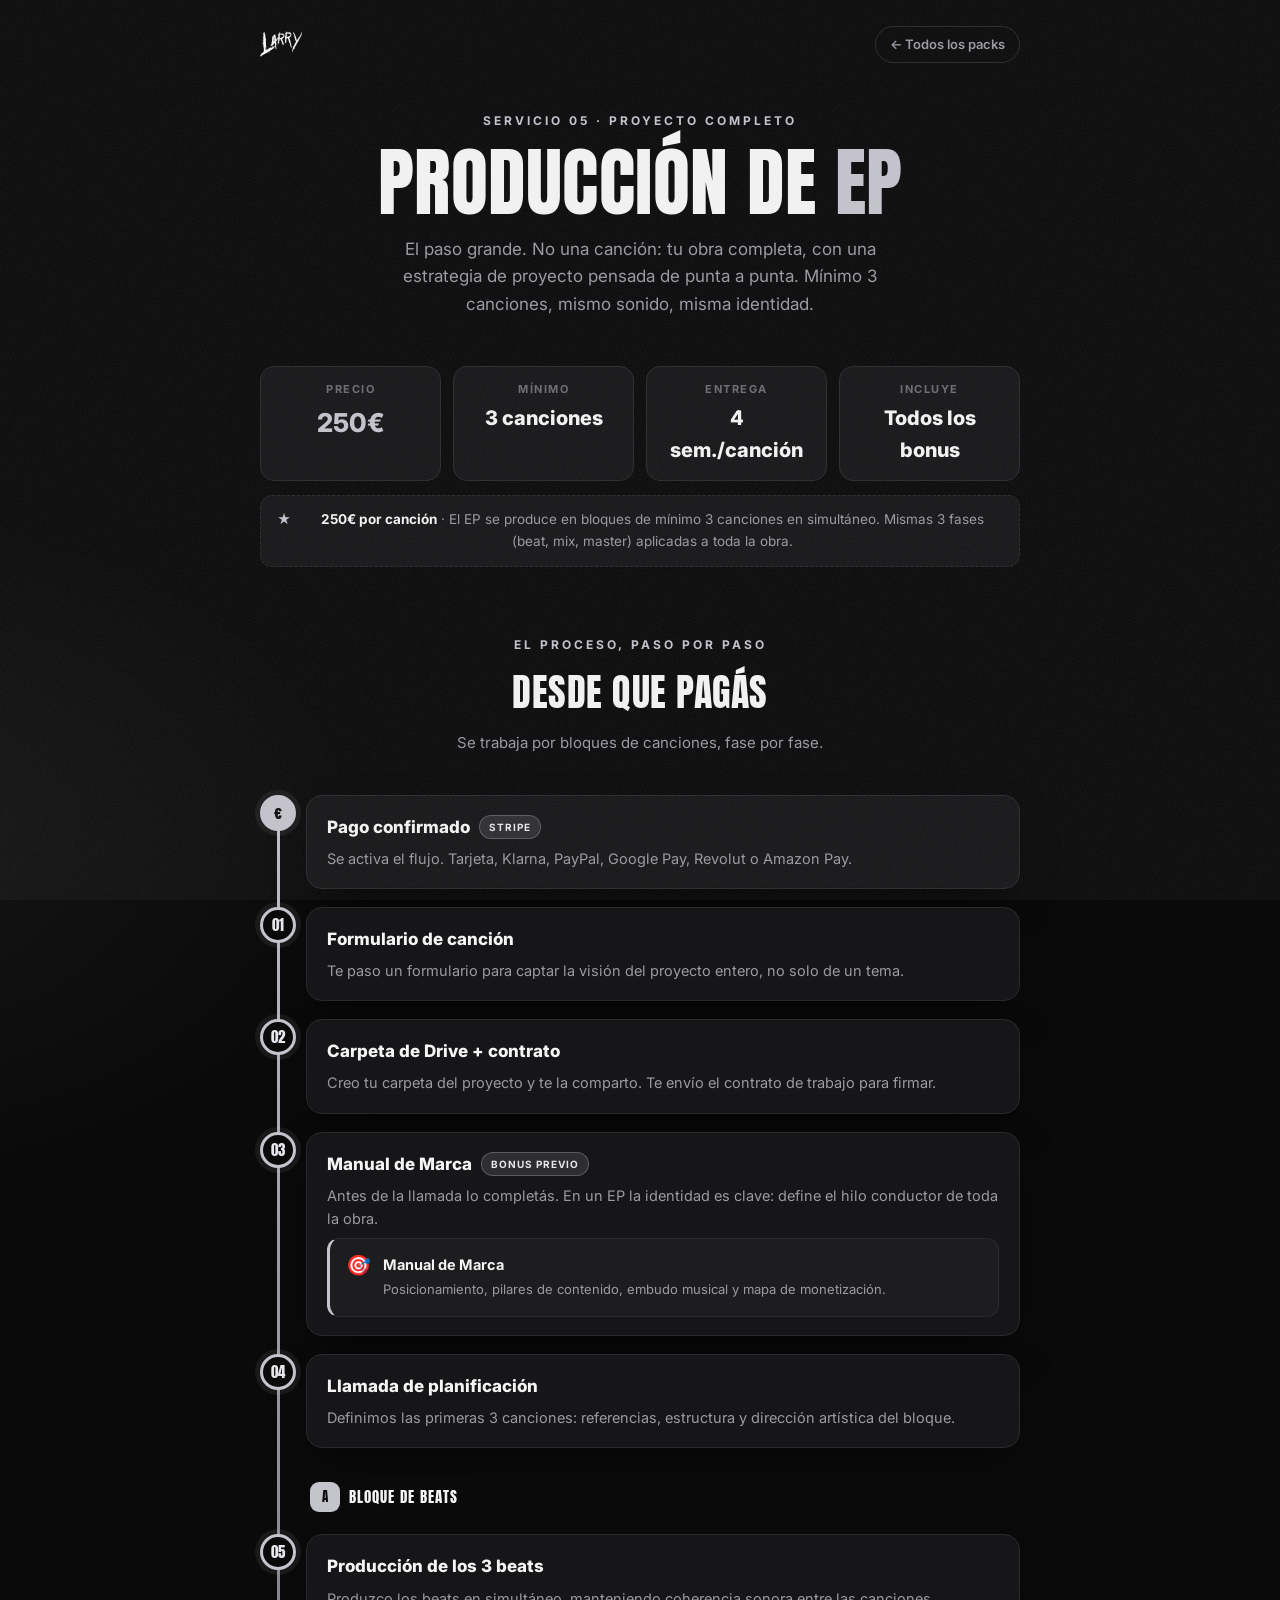
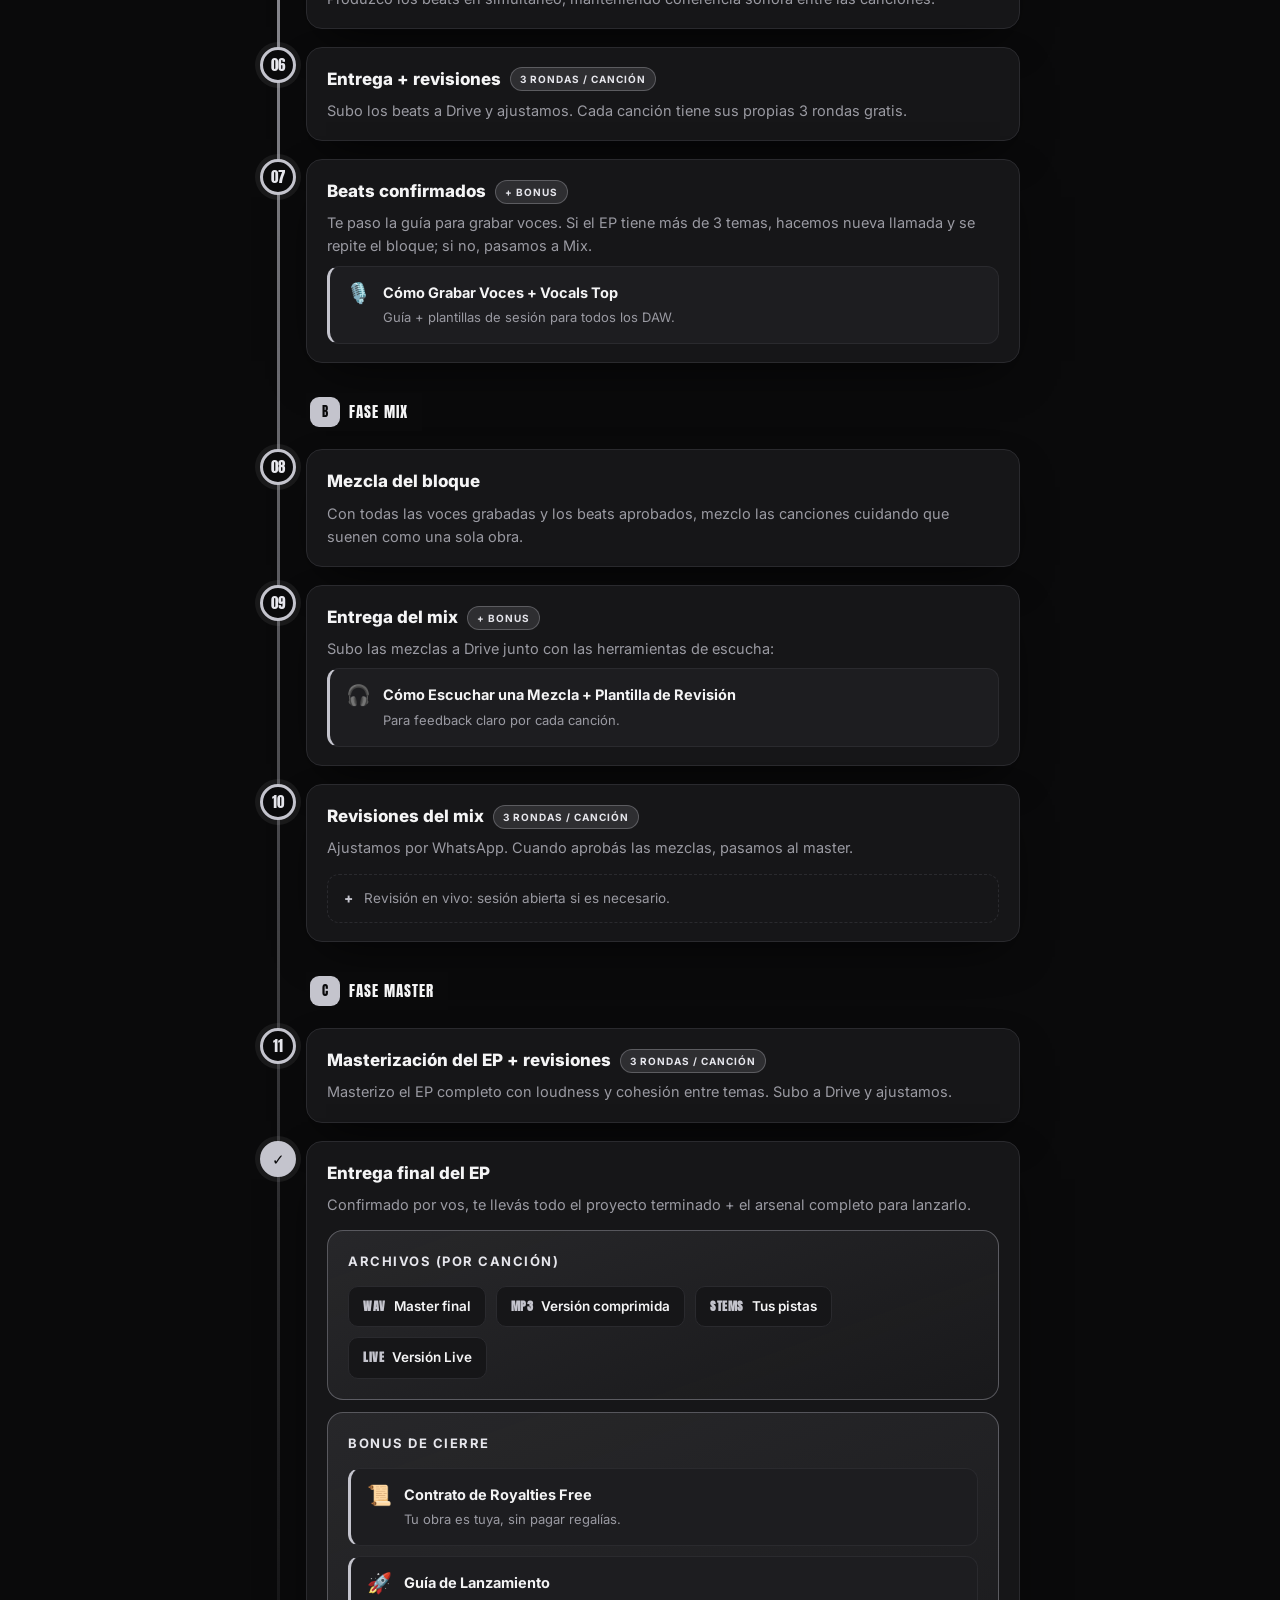
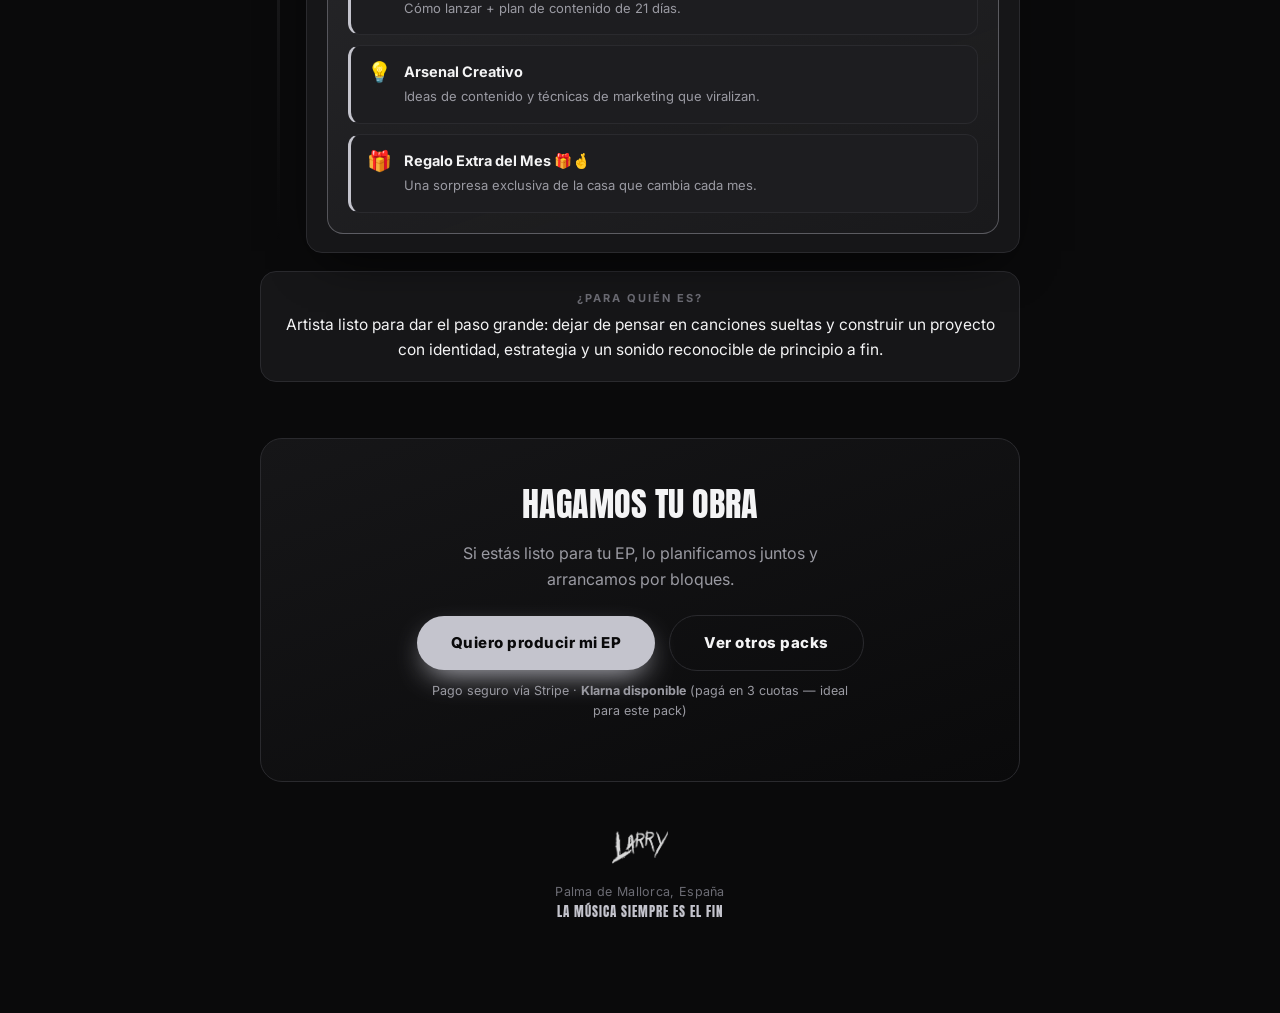
<file: produccion-ep.html>
<!DOCTYPE html>
<html lang="es">
<head>
<meta charset="UTF-8">
<meta name="viewport" content="width=device-width, initial-scale=1.0">
<title>Producción de EP — Larry Producer</title>
<link rel="preconnect" href="https://fonts.googleapis.com">
<link rel="preconnect" href="https://fonts.gstatic.com" crossorigin>
<link href="https://fonts.googleapis.com/css2?family=Anton&family=Inter:wght@400;600;700;800&display=swap" rel="stylesheet">
<link rel="stylesheet" href="packs.css">
</head>
<body>

<div class="topbar">
  <a class="brand" href="index.html"><img class="brand-logo" src="logo.png" alt="Larry Producer"></a>
  <a class="back" href="index.html">← Todos los packs</a>
</div>

<div class="wrap">

  <header class="hero">
    <span class="eyebrow">Servicio 05 · Proyecto completo</span>
    <h1>Producción de <span class="accent">EP</span></h1>
    <p class="sub">El paso grande. No una canción: tu obra completa, con una estrategia de proyecto pensada de punta a punta. Mínimo 3 canciones, mismo sonido, misma identidad.</p>
  </header>

  <div class="chips">
    <div class="chip"><div class="k">Precio</div><div class="v price">250€</div></div>
    <div class="chip"><div class="k">Mínimo</div><div class="v">3 canciones</div></div>
    <div class="chip"><div class="k">Entrega</div><div class="v">4 sem./canción</div></div>
    <div class="chip"><div class="k">Incluye</div><div class="v">Todos los bonus</div></div>
  </div>

  <div class="note" style="justify-content:center;text-align:center">
    <span class="ic">★</span>
    <span><b style="color:var(--text)">250€ por canción</b> · El EP se produce en bloques de mínimo 3 canciones en simultáneo. Mismas 3 fases (beat, mix, master) aplicadas a toda la obra.</span>
  </div>

  <div class="section-head">
    <span class="eyebrow">El proceso, paso por paso</span>
    <h2>Desde que pagás</h2>
    <p>Se trabaja por bloques de canciones, fase por fase.</p>
  </div>

  <div class="root">

    <div class="step">
      <div class="node check">€</div>
      <div class="card">
        <h3>Pago confirmado <span class="tag">Stripe</span></h3>
        <p>Se activa el flujo. Tarjeta, Klarna, PayPal, Google Pay, Revolut o Amazon Pay.</p>
      </div>
    </div>

    <div class="step">
      <div class="node">01</div>
      <div class="card">
        <h3>Formulario de canción</h3>
        <p>Te paso un formulario para captar la visión del proyecto entero, no solo de un tema.</p>
      </div>
    </div>

    <div class="step">
      <div class="node">02</div>
      <div class="card">
        <h3>Carpeta de Drive + contrato</h3>
        <p>Creo tu carpeta del proyecto y te la comparto. Te envío el contrato de trabajo para firmar.</p>
      </div>
    </div>

    <div class="step">
      <div class="node">03</div>
      <div class="card">
        <h3>Manual de Marca <span class="tag">bonus previo</span></h3>
        <p>Antes de la llamada lo completás. En un EP la identidad es clave: define el hilo conductor de toda la obra.</p>
        <div class="bonus-grid">
          <div class="bonus"><span class="ic">🎯</span><span><b>Manual de Marca</b><small>Posicionamiento, pilares de contenido, embudo musical y mapa de monetización.</small></span></div>
        </div>
      </div>
    </div>

    <div class="step">
      <div class="node">04</div>
      <div class="card">
        <h3>Llamada de planificación</h3>
        <p>Definimos las primeras 3 canciones: referencias, estructura y dirección artística del bloque.</p>
      </div>
    </div>

    <!-- BLOQUE BEATS -->
    <div class="phase"><span class="label"><span class="n">A</span> Bloque de Beats</span></div>

    <div class="step">
      <div class="node">05</div>
      <div class="card">
        <h3>Producción de los 3 beats</h3>
        <p>Produzco los beats en simultáneo, manteniendo coherencia sonora entre las canciones.</p>
      </div>
    </div>

    <div class="step">
      <div class="node">06</div>
      <div class="card">
        <h3>Entrega + revisiones <span class="tag">3 rondas / canción</span></h3>
        <p>Subo los beats a Drive y ajustamos. Cada canción tiene sus propias 3 rondas gratis.</p>
      </div>
    </div>

    <div class="step">
      <div class="node">07</div>
      <div class="card">
        <h3>Beats confirmados <span class="tag">+ bonus</span></h3>
        <p>Te paso la guía para grabar voces. Si el EP tiene más de 3 temas, hacemos nueva llamada y se repite el bloque; si no, pasamos a Mix.</p>
        <div class="bonus-grid">
          <div class="bonus"><span class="ic">🎙️</span><span><b>Cómo Grabar Voces + Vocals Top</b><small>Guía + plantillas de sesión para todos los DAW.</small></span></div>
        </div>
      </div>
    </div>

    <!-- FASE MIX -->
    <div class="phase"><span class="label"><span class="n">B</span> Fase Mix</span></div>

    <div class="step">
      <div class="node">08</div>
      <div class="card">
        <h3>Mezcla del bloque</h3>
        <p>Con todas las voces grabadas y los beats aprobados, mezclo las canciones cuidando que suenen como una sola obra.</p>
      </div>
    </div>

    <div class="step">
      <div class="node">09</div>
      <div class="card">
        <h3>Entrega del mix <span class="tag">+ bonus</span></h3>
        <p>Subo las mezclas a Drive junto con las herramientas de escucha:</p>
        <div class="bonus-grid">
          <div class="bonus"><span class="ic">🎧</span><span><b>Cómo Escuchar una Mezcla + Plantilla de Revisión</b><small>Para feedback claro por cada canción.</small></span></div>
        </div>
      </div>
    </div>

    <div class="step">
      <div class="node">10</div>
      <div class="card">
        <h3>Revisiones del mix <span class="tag">3 rondas / canción</span></h3>
        <p>Ajustamos por WhatsApp. Cuando aprobás las mezclas, pasamos al master.</p>
        <div class="note"><span class="ic">+</span><span>Revisión en vivo: sesión abierta si es necesario.</span></div>
      </div>
    </div>

    <!-- FASE MASTER -->
    <div class="phase"><span class="label"><span class="n">C</span> Fase Master</span></div>

    <div class="step">
      <div class="node">11</div>
      <div class="card">
        <h3>Masterización del EP + revisiones <span class="tag">3 rondas / canción</span></h3>
        <p>Masterizo el EP completo con loudness y cohesión entre temas. Subo a Drive y ajustamos.</p>
      </div>
    </div>

    <div class="step">
      <div class="node check">✓</div>
      <div class="card">
        <h3>Entrega final del EP</h3>
        <p>Confirmado por vos, te llevás todo el proyecto terminado + el arsenal completo para lanzarlo.</p>
        <div class="delivery">
          <h4>Archivos (por canción)</h4>
          <div class="files">
            <span class="file"><span class="ext">WAV</span> Master final</span>
            <span class="file"><span class="ext">MP3</span> Versión comprimida</span>
            <span class="file"><span class="ext">STEMS</span> Tus pistas</span>
            <span class="file"><span class="ext">LIVE</span> Versión Live</span>
          </div>
        </div>
        <div class="delivery" style="margin-top:12px">
          <h4>Bonus de cierre</h4>
          <div class="bonus-grid">
            <div class="bonus"><span class="ic">📜</span><span><b>Contrato de Royalties Free</b><small>Tu obra es tuya, sin pagar regalías.</small></span></div>
            <div class="bonus"><span class="ic">🚀</span><span><b>Guía de Lanzamiento</b><small>Cómo lanzar + plan de contenido de 21 días.</small></span></div>
            
<div class="bonus"><span class="ic">💡</span><span><b>Arsenal Creativo</b><small>Ideas de contenido y técnicas de marketing que viralizan.</small></span></div>
          <div class="bonus"><span class="ic">🎁</span><span><b>Regalo Extra del Mes 🎁🤞</b><small>Una sorpresa exclusiva de la casa que cambia cada mes.</small></span></div>
          </div>
        </div>
      </div>
    </div>

  </div>

  <div class="forwho">
    <div class="k">¿Para quién es?</div>
    <p>Artista listo para dar el paso grande: dejar de pensar en canciones sueltas y construir un proyecto con identidad, estrategia y un sonido reconocible de principio a fin.</p>
  </div>

  <div class="cta">
    <h3>Hagamos tu obra</h3>
    <p>Si estás listo para tu EP, lo planificamos juntos y arrancamos por bloques.</p>
    <a class="btn" href="https://wa.me/34628034355?text=Hola%20Larry!%20Me%20interesa%20la%20Producci%C3%B3n%20de%20EP%20(250%E2%82%AC%20por%20canci%C3%B3n).%20%C2%BFC%C3%B3mo%20arrancamos%3F" target="_blank" rel="noopener">Quiero producir mi EP</a>
    <a class="btn ghost" href="index.html">Ver otros packs</a>
    <p class="pay-note">Pago seguro vía Stripe · <b>Klarna disponible</b> (pagá en 3 cuotas — ideal para este pack)</p>
  </div>

  <p class="foot">
    <img class="foot-logo" src="logo.png" alt="Larry Producer"><br>
    Palma de Mallorca, España<br>
    <span class="mantra">LA MÚSICA SIEMPRE ES EL FIN</span>
  </p>

</div>
</body>
</html>
</file>
<file: packs.css>
/* ============================================================
   LARRY PRODUCER — Hoja de estilos de Packs
   Marca: negro + gris claro · Estilo "raíz" (flujo descendente)
   ============================================================ */

:root{
  --red:#c4c4cd;
  --red-soft:#e6e6ec;
  --red-dark:#8e8e98;
  --bg:#0a0a0b;
  --bg-2:#0f0f11;
  --surface:#161618;
  --surface-2:#1d1d20;
  --line:#2a2a2e;
  --text:#f4f4f5;
  --muted:#9a9aa2;
  --muted-2:#6c6c74;
  --radius:16px;
  --shadow:0 18px 50px -20px rgba(0,0,0,.8);
  --glow:0 0 0 4px rgba(196,196,205,.12);
  --maxw:760px;
}

*{box-sizing:border-box;margin:0;padding:0}

html{scroll-behavior:smooth}

body{
  font-family:'Inter',system-ui,-apple-system,Segoe UI,Roboto,Helvetica,Arial,sans-serif;
  background:
    radial-gradient(1100px 700px at 80% -10%, rgba(196,196,205,.10), transparent 60%),
    radial-gradient(900px 600px at -10% 20%, rgba(196,196,205,.06), transparent 55%),
    var(--bg);
  color:var(--text);
  line-height:1.6;
  -webkit-font-smoothing:antialiased;
  padding:0 20px 90px;
  position:relative;
}

/* ---------- Grano / textura ---------- */
body::after{
  content:"";
  position:fixed;
  inset:0;
  z-index:9999;
  pointer-events:none;
  opacity:.09;
  background-image:url("data:image/svg+xml,%3Csvg xmlns='http://www.w3.org/2000/svg' width='220' height='220'%3E%3Cfilter id='n'%3E%3CfeTurbulence type='fractalNoise' baseFrequency='0.82' numOctaves='2' stitchTiles='stitch'/%3E%3C/filter%3E%3Crect width='100%25' height='100%25' filter='url(%23n)'/%3E%3C/svg%3E");
  background-size:220px 220px;
}

.wrap{max-width:var(--maxw);margin:0 auto;position:relative;z-index:1}

/* ---------- Top bar ---------- */
.topbar{
  max-width:var(--maxw);margin:0 auto;
  display:flex;align-items:center;justify-content:space-between;
  padding:26px 0 10px;
}
.brand{
  display:flex;align-items:center;gap:10px;
  font-weight:800;letter-spacing:.5px;font-size:14px;text-transform:uppercase;
  color:var(--text);text-decoration:none;
}
.brand .dot{width:11px;height:11px;border-radius:50%;background:var(--red);box-shadow:0 0 12px var(--red)}
.brand-logo{height:26px;width:auto;display:block}
.foot-logo{height:34px;width:auto;opacity:.85;margin-bottom:12px}
.back{
  color:var(--muted);text-decoration:none;font-size:13px;font-weight:600;
  border:1px solid var(--line);padding:7px 14px;border-radius:999px;transition:.2s;
}
.back:hover{color:var(--text);border-color:var(--red);background:rgba(196,196,205,.08)}

/* ---------- Hero ---------- */
.hero{padding:34px 0 18px;text-align:center}
.eyebrow{
  display:inline-block;font-size:12px;font-weight:700;letter-spacing:3px;text-transform:uppercase;
  color:var(--red);margin-bottom:16px;
}
.hero h1{
  font-family:'Anton',Impact,system-ui,sans-serif;font-weight:400;
  font-size:clamp(40px,9vw,76px);line-height:.95;letter-spacing:.5px;text-transform:uppercase;
}
.hero h1 .accent{color:var(--red)}
.hero .sub{color:var(--muted);font-size:17px;max-width:520px;margin:18px auto 0}
.flagship-tag{
  display:inline-flex;align-items:center;gap:7px;margin-bottom:14px;
  background:rgba(196,196,205,.12);border:1px solid rgba(196,196,205,.4);
  color:var(--red-soft);font-size:12px;font-weight:700;letter-spacing:1.5px;text-transform:uppercase;
  padding:6px 14px;border-radius:999px;
}

/* ---------- Stat chips ---------- */
.chips{
  display:flex;flex-wrap:wrap;gap:12px;justify-content:center;margin:30px 0 8px;
}
.chip{
  background:var(--surface);border:1px solid var(--line);border-radius:14px;
  padding:14px 18px;min-width:140px;text-align:center;flex:1 1 140px;max-width:200px;
}
.chip .k{font-size:11px;letter-spacing:1.5px;text-transform:uppercase;color:var(--muted-2);font-weight:700}
.chip .v{font-size:20px;font-weight:800;margin-top:4px}
.chip .v.price{color:var(--red);font-size:26px}

/* ---------- Section label ---------- */
.section-head{text-align:center;margin:64px 0 8px}
.section-head .eyebrow{margin-bottom:8px}
.section-head h2{
  font-family:'Anton',Impact,sans-serif;font-weight:400;text-transform:uppercase;
  font-size:clamp(26px,5vw,38px);letter-spacing:.5px;
}
.section-head p{color:var(--muted);font-size:15px;margin-top:8px}

/* ---------- ROOT / espina ---------- */
.root{position:relative;margin:40px 0 0;padding-left:46px}
.root::before{
  content:"";position:absolute;left:17px;top:8px;bottom:8px;width:3px;
  background:linear-gradient(180deg,var(--red),rgba(196,196,205,.25) 70%,transparent);
  border-radius:3px;
}
.step{position:relative;margin-bottom:18px}
.node{
  position:absolute;left:-46px;top:0;width:36px;height:36px;border-radius:50%;
  background:var(--bg);border:3px solid var(--red);
  display:flex;align-items:center;justify-content:center;
  font-family:'Anton',sans-serif;font-size:15px;color:var(--red-soft);
  box-shadow:0 0 0 5px rgba(196,196,205,.08);z-index:2;
}
.node.check{background:var(--red);color:var(--bg);border-color:var(--red)}
.node.small{width:26px;height:26px;left:-41px;border-width:2px;font-size:12px}

.card{
  background:var(--surface);border:1px solid var(--line);border-radius:var(--radius);
  padding:18px 20px;box-shadow:var(--shadow);transition:.2s;
}
.card:hover{border-color:rgba(196,196,205,.5);transform:translateX(3px)}
.card h3{font-size:17px;font-weight:800;display:flex;align-items:center;gap:9px;flex-wrap:wrap}
.card h3 .tag{
  font-size:10px;font-weight:700;letter-spacing:1px;text-transform:uppercase;
  background:rgba(196,196,205,.14);color:var(--red-soft);padding:3px 9px;border-radius:999px;border:1px solid rgba(196,196,205,.3);
}
.card p{color:var(--muted);font-size:14.5px;margin-top:6px}
.card ul{list-style:none;margin-top:10px;display:flex;flex-direction:column;gap:7px}
.card ul li{position:relative;padding-left:20px;font-size:14px;color:var(--text)}
.card ul li::before{content:"";position:absolute;left:2px;top:9px;width:7px;height:7px;border-radius:50%;background:var(--red)}
.card ul li span{color:var(--muted)}

/* ---------- Fase divider ---------- */
.phase{
  position:relative;margin:30px 0 18px;padding-left:0;
}
.phase .label{
  display:inline-flex;align-items:center;gap:9px;
  font-family:'Anton',sans-serif;text-transform:uppercase;letter-spacing:1px;
  font-size:15px;color:var(--text);
  background:var(--bg);padding:4px 14px 4px 4px;position:relative;z-index:2;
}
.phase .label .n{
  width:30px;height:30px;border-radius:9px;background:var(--red);color:var(--bg);
  display:flex;align-items:center;justify-content:center;font-size:13px;
}

/* ---------- Deliverables box ---------- */
.delivery{
  margin-top:14px;background:linear-gradient(160deg,rgba(196,196,205,.10),rgba(196,196,205,.02));
  border:1px solid rgba(196,196,205,.35);border-radius:var(--radius);padding:20px;
}
.delivery h4{font-size:13px;letter-spacing:1.5px;text-transform:uppercase;color:var(--red-soft);margin-bottom:14px}
.files{display:flex;flex-wrap:wrap;gap:10px}
.file{
  display:inline-flex;align-items:center;gap:8px;background:var(--surface);
  border:1px solid var(--line);border-radius:10px;padding:9px 14px;font-size:13.5px;font-weight:600;
}
.file .ext{font-family:'Anton',sans-serif;color:var(--red);font-size:12px;letter-spacing:.5px}

/* ---------- Bonus pills ---------- */
.bonus-grid{display:flex;flex-direction:column;gap:10px;margin-top:8px}
.bonus{
  display:flex;align-items:flex-start;gap:12px;background:var(--surface-2);
  border:1px solid var(--line);border-left:3px solid var(--red);border-radius:12px;padding:14px 16px;
}
.bonus .ic{font-size:20px;line-height:1.2}
.bonus b{display:block;font-size:14.5px}
.bonus small{color:var(--muted);font-size:13px}

/* ---------- Note / callout ---------- */
.note{
  display:flex;gap:11px;background:var(--surface);border:1px dashed var(--line);
  border-radius:12px;padding:13px 16px;color:var(--muted);font-size:13.5px;margin-top:14px;
}
.note .ic{color:var(--red);font-weight:800}

/* ---------- For who ---------- */
.forwho{
  margin-top:14px;background:var(--surface);border:1px solid var(--line);border-radius:var(--radius);
  padding:18px 20px;text-align:center;
}
.forwho .k{font-size:11px;letter-spacing:2px;text-transform:uppercase;color:var(--muted-2);font-weight:700}
.forwho p{margin-top:6px;font-size:15.5px;color:var(--text)}

/* ---------- CTA ---------- */
.cta{
  text-align:center;margin-top:56px;padding:38px 24px;
  background:linear-gradient(160deg,var(--surface),var(--bg));
  border:1px solid var(--line);border-radius:22px;
}
.cta h3{font-family:'Anton',sans-serif;font-weight:400;text-transform:uppercase;font-size:clamp(24px,5vw,34px)}
.cta p{color:var(--muted);margin:10px auto 22px;max-width:420px}
.btn{
  display:inline-block;background:var(--red);color:var(--bg);text-decoration:none;font-weight:800;
  padding:15px 34px;border-radius:999px;letter-spacing:.5px;font-size:15px;
  box-shadow:0 12px 30px -10px var(--red);transition:.2s;
}
.btn:hover{background:var(--red-soft);transform:translateY(-2px)}
.btn.ghost{background:transparent;border:1px solid var(--line);color:var(--text);box-shadow:none;margin-left:10px}
.btn.ghost:hover{border-color:var(--red);color:var(--red-soft);transform:translateY(-2px)}

.pay-note{margin-top:16px;font-size:12.5px;color:var(--muted-2)}
.pay-note b{color:var(--muted)}

/* ---------- Footer ---------- */
.foot{text-align:center;color:var(--muted-2);font-size:12.5px;margin-top:48px;letter-spacing:.3px}
.foot .mantra{color:var(--red);font-family:'Anton',sans-serif;letter-spacing:1px;font-size:13px;margin-top:8px}

/* ---------- Reveal anim ---------- */
.step,.delivery,.bonus,.chip{animation:rise .5s ease both}
@keyframes rise{from{opacity:0;transform:translateY(14px)}to{opacity:1;transform:none}}

/* ============================================================
   INDEX (catálogo)
   ============================================================ */
.catalog{display:flex;flex-direction:column;gap:16px;margin-top:36px}
.svc{
  display:flex;align-items:center;gap:18px;text-decoration:none;color:inherit;
  background:var(--surface);border:1px solid var(--line);border-radius:18px;padding:20px 22px;
  transition:.2s;position:relative;overflow:hidden;
}
.svc::after{content:"→";position:absolute;right:22px;color:var(--muted-2);font-size:22px;transition:.2s}
.svc:hover{border-color:var(--red);transform:translateX(4px)}
.svc:hover::after{color:var(--red);transform:translateX(4px)}
.svc.flag{border-color:rgba(196,196,205,.5);background:linear-gradient(120deg,rgba(196,196,205,.08),var(--surface))}
.svc .num{font-family:'Anton',sans-serif;font-size:26px;color:var(--red);min-width:34px}
.svc .info{flex:1}
.svc .info h3{font-size:18px;font-weight:800;display:flex;align-items:center;gap:8px;flex-wrap:wrap}
.svc .info p{color:var(--muted);font-size:13.5px;margin-top:3px;padding-right:30px}
.svc .price{font-family:'Anton',sans-serif;color:var(--text);font-size:22px;white-space:nowrap}
.svc .price small{display:block;font-family:'Inter',sans-serif;font-size:11px;color:var(--muted-2);font-weight:600}
.mini-tag{font-size:9.5px;font-weight:700;letter-spacing:1px;text-transform:uppercase;background:var(--red);color:var(--bg);padding:3px 8px;border-radius:999px}

@media(max-width:560px){
  .svc{gap:12px;padding:16px}
  .svc .num{font-size:20px;min-width:24px}
  .svc::after{display:none}
  .chip{min-width:calc(50% - 6px)}
}
</file>
